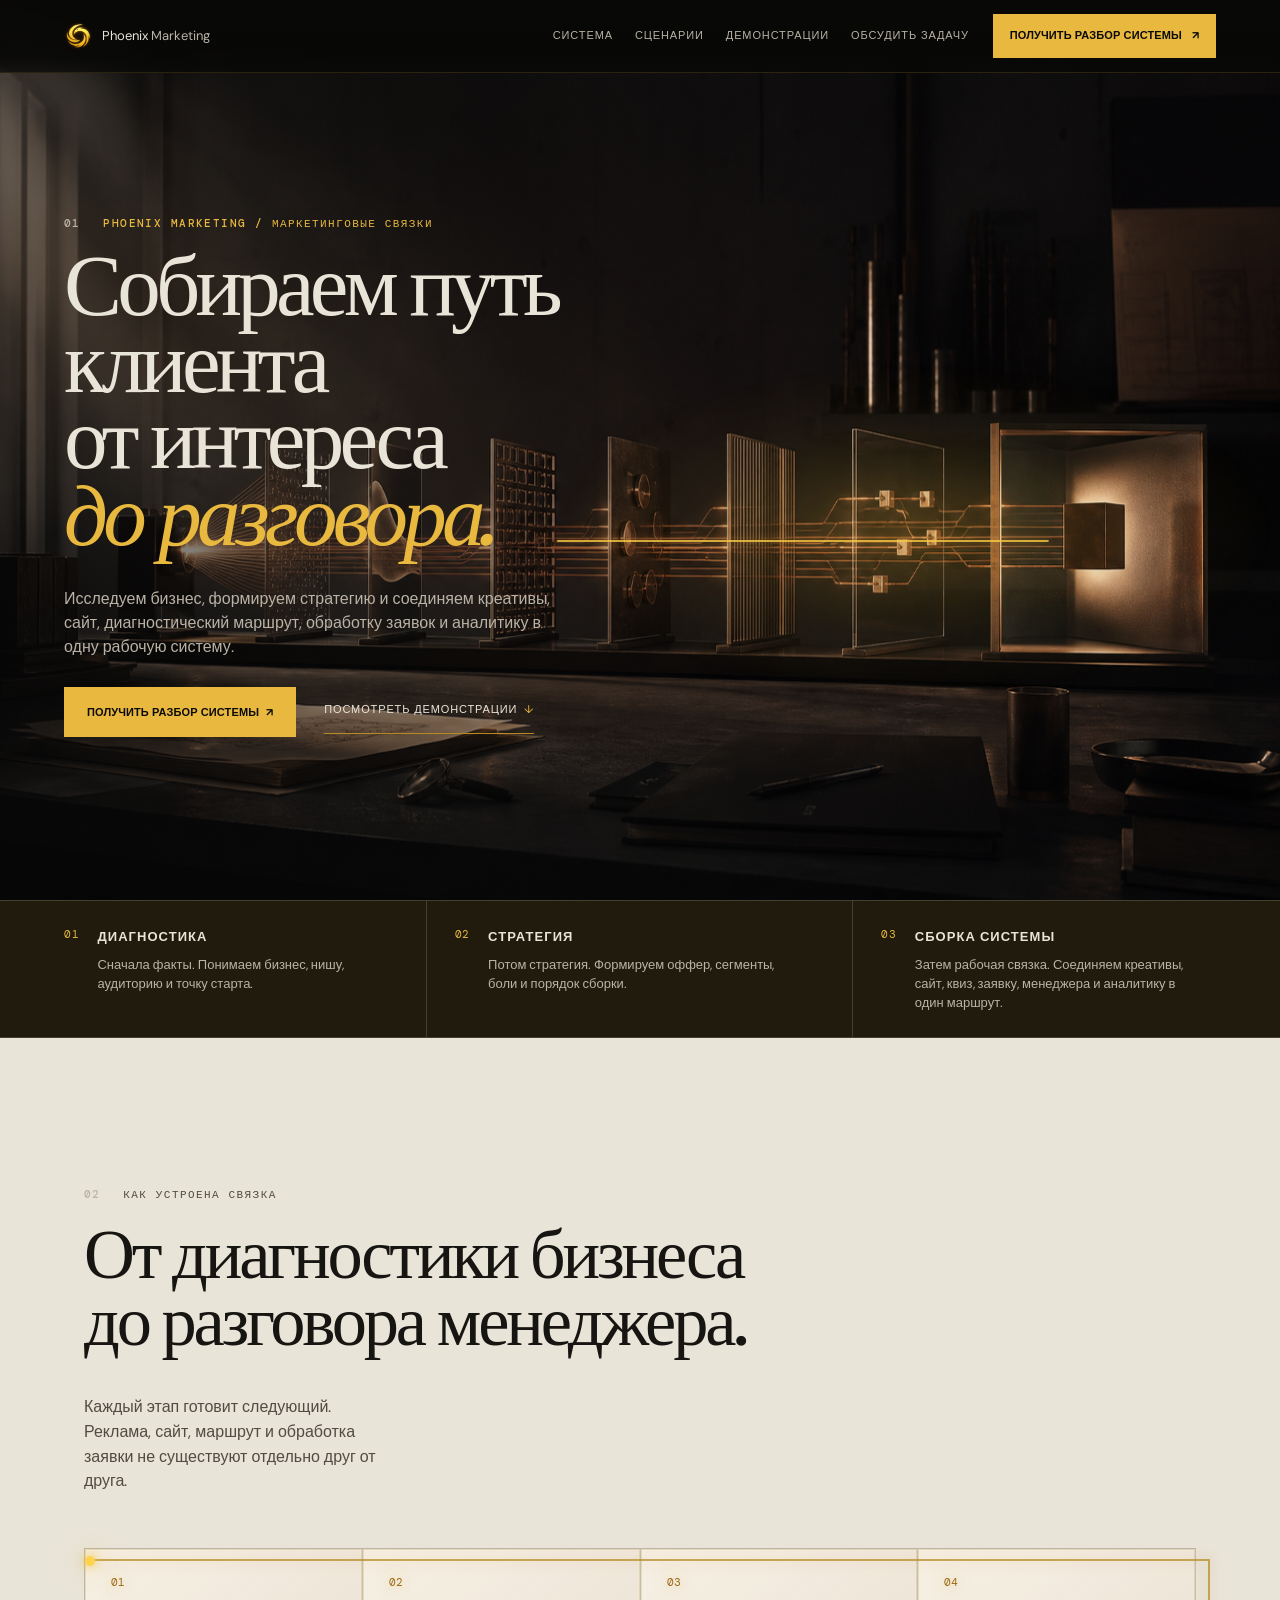
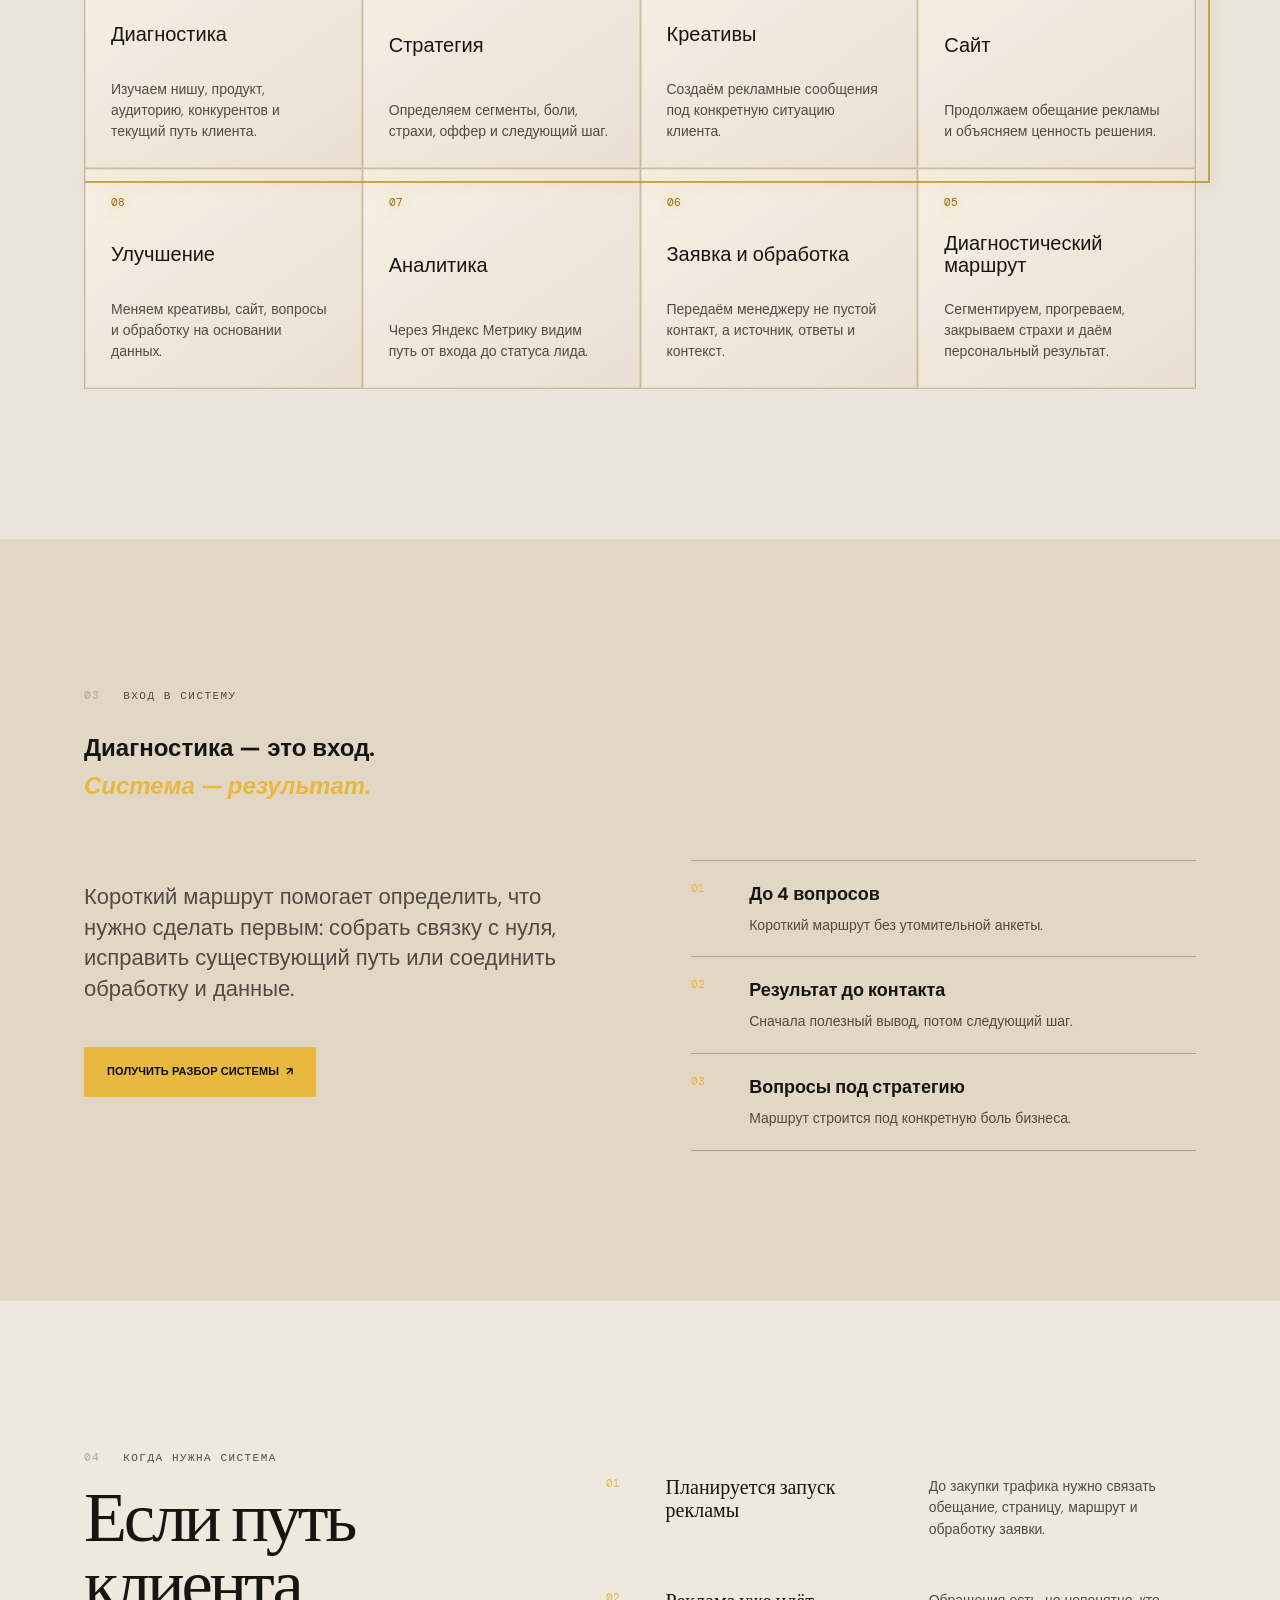
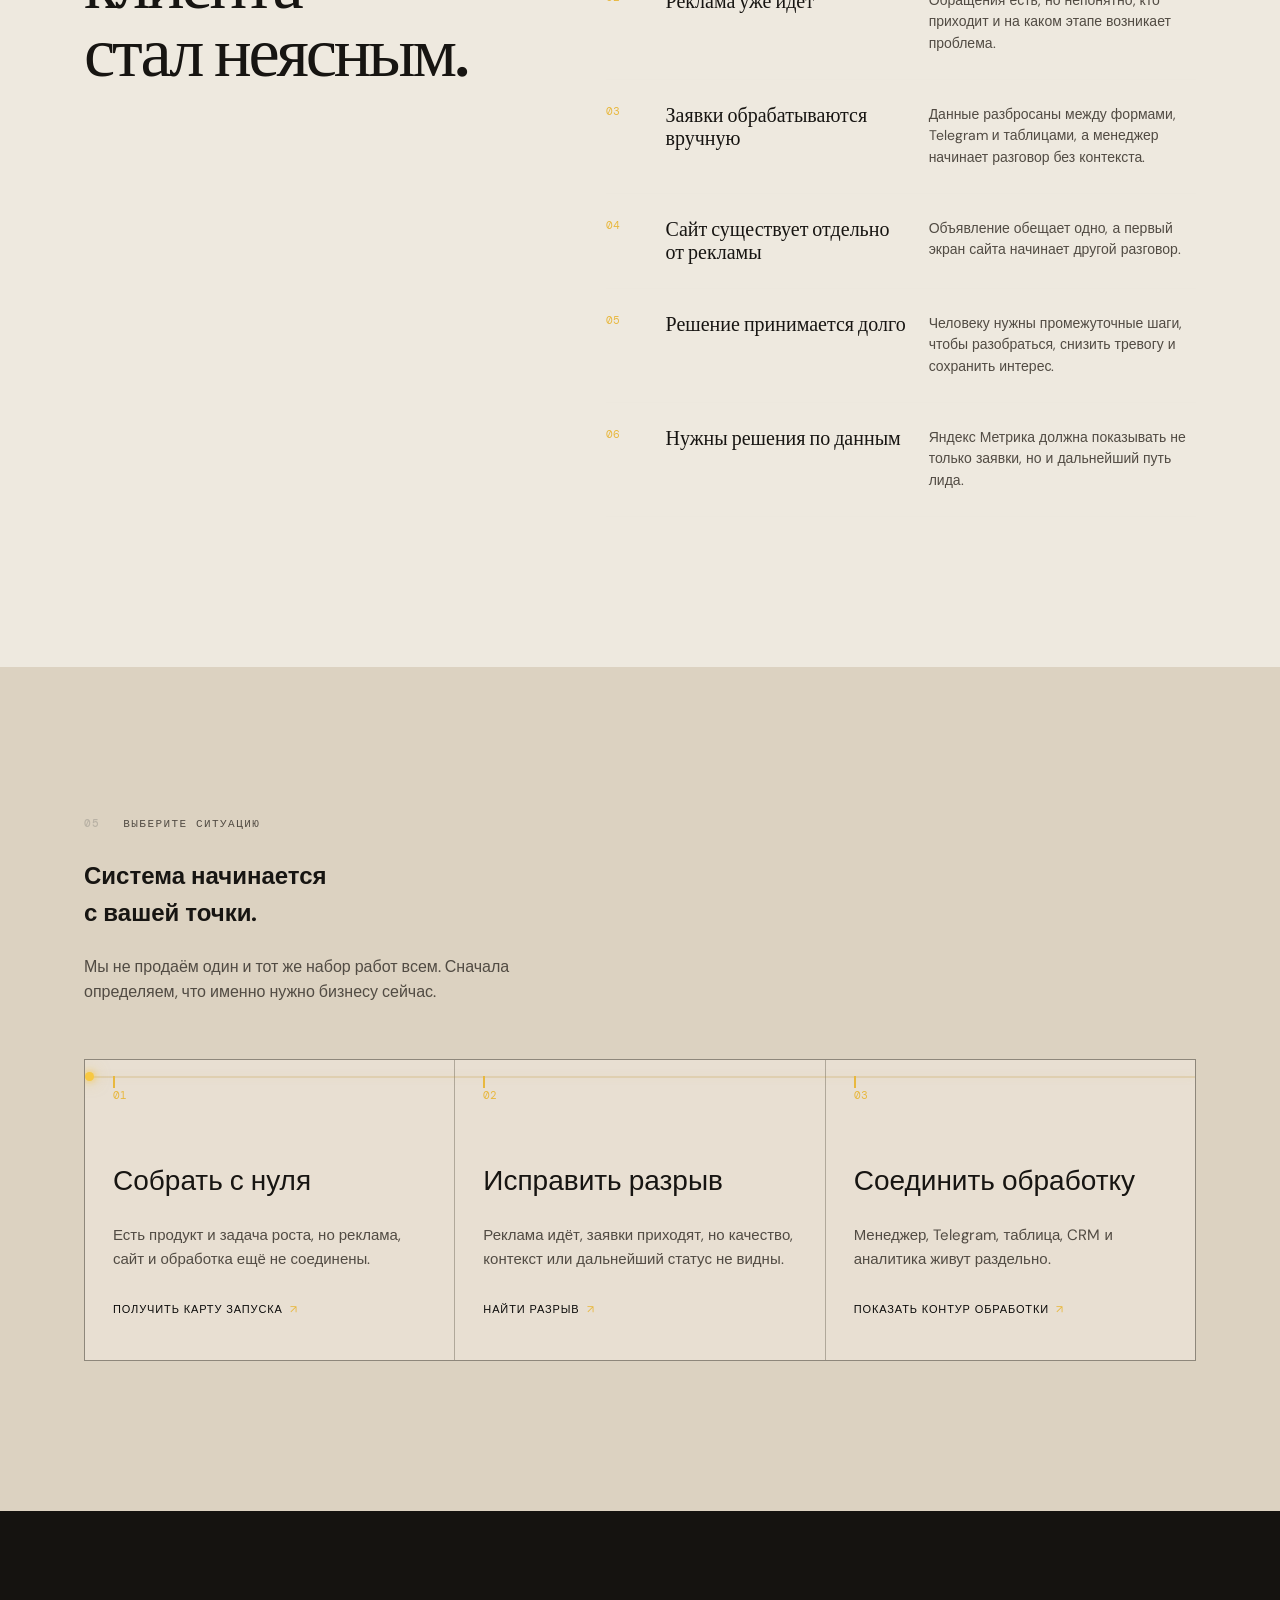
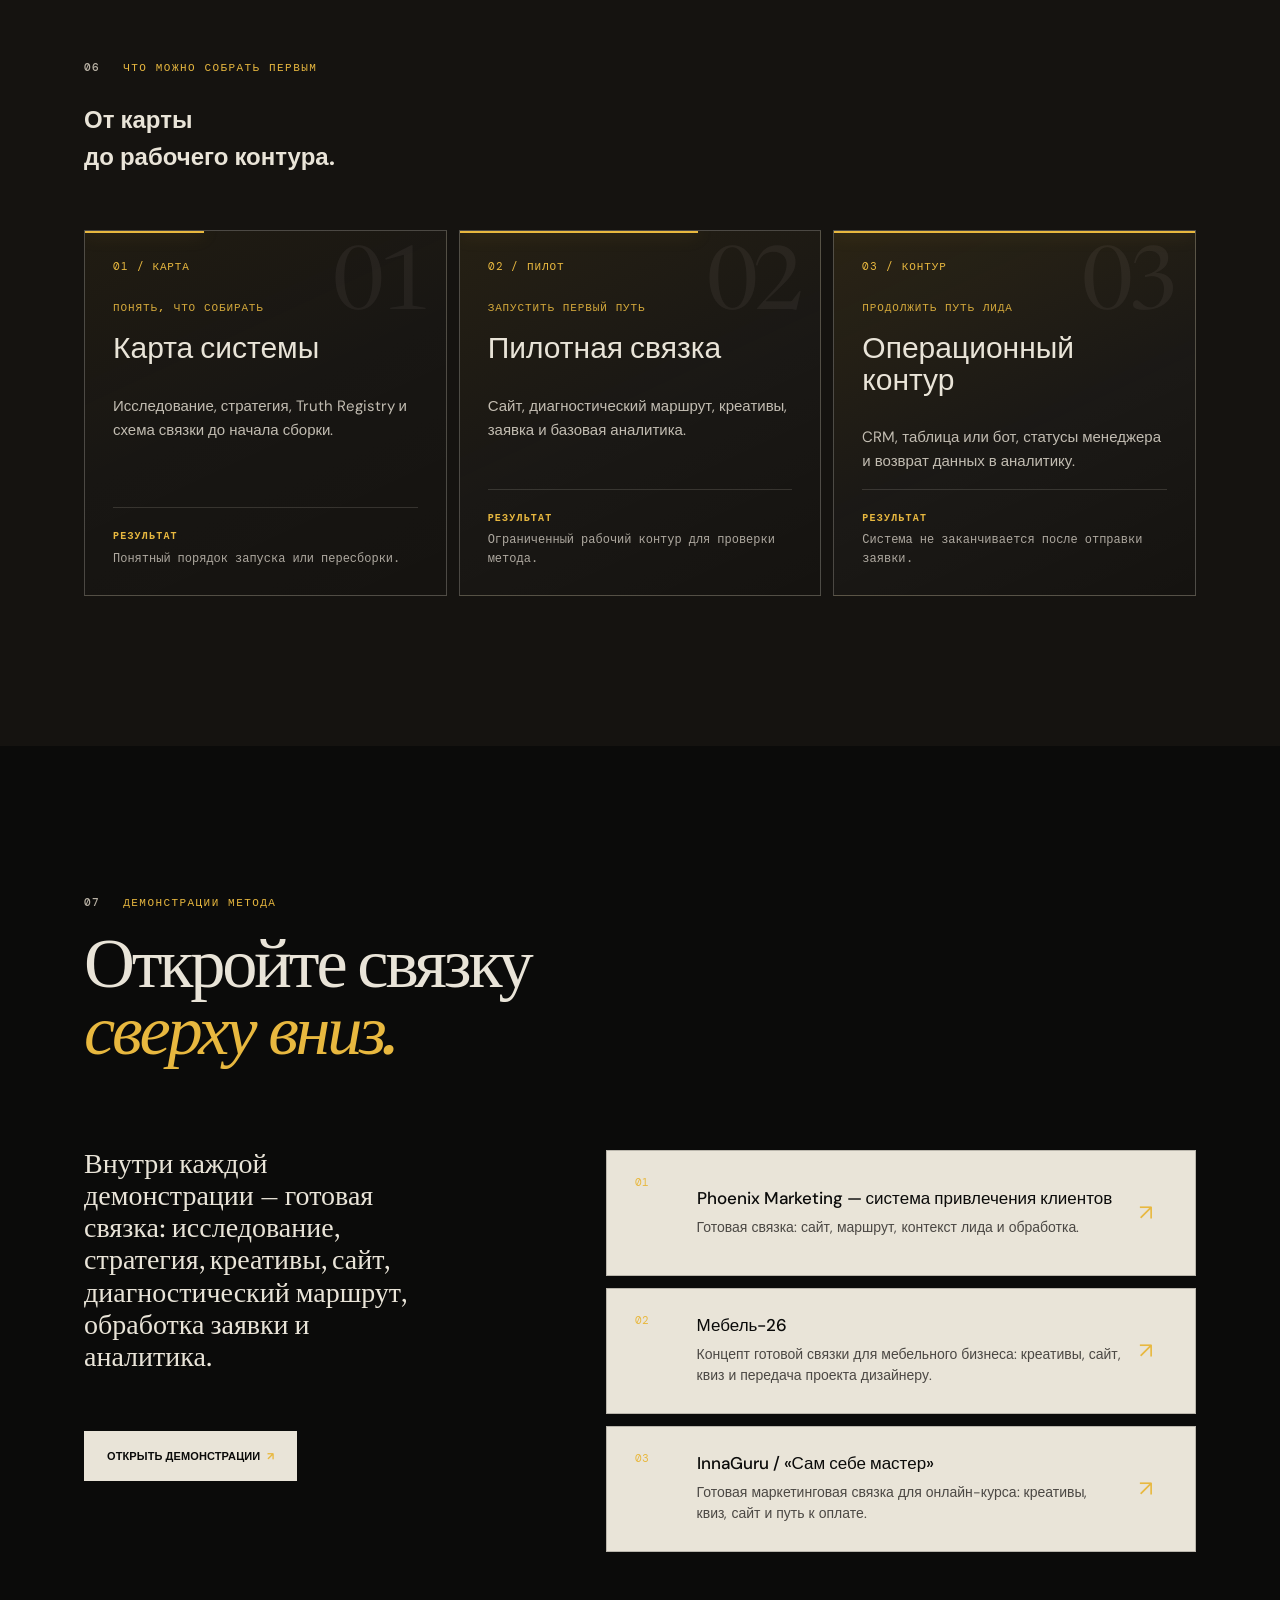
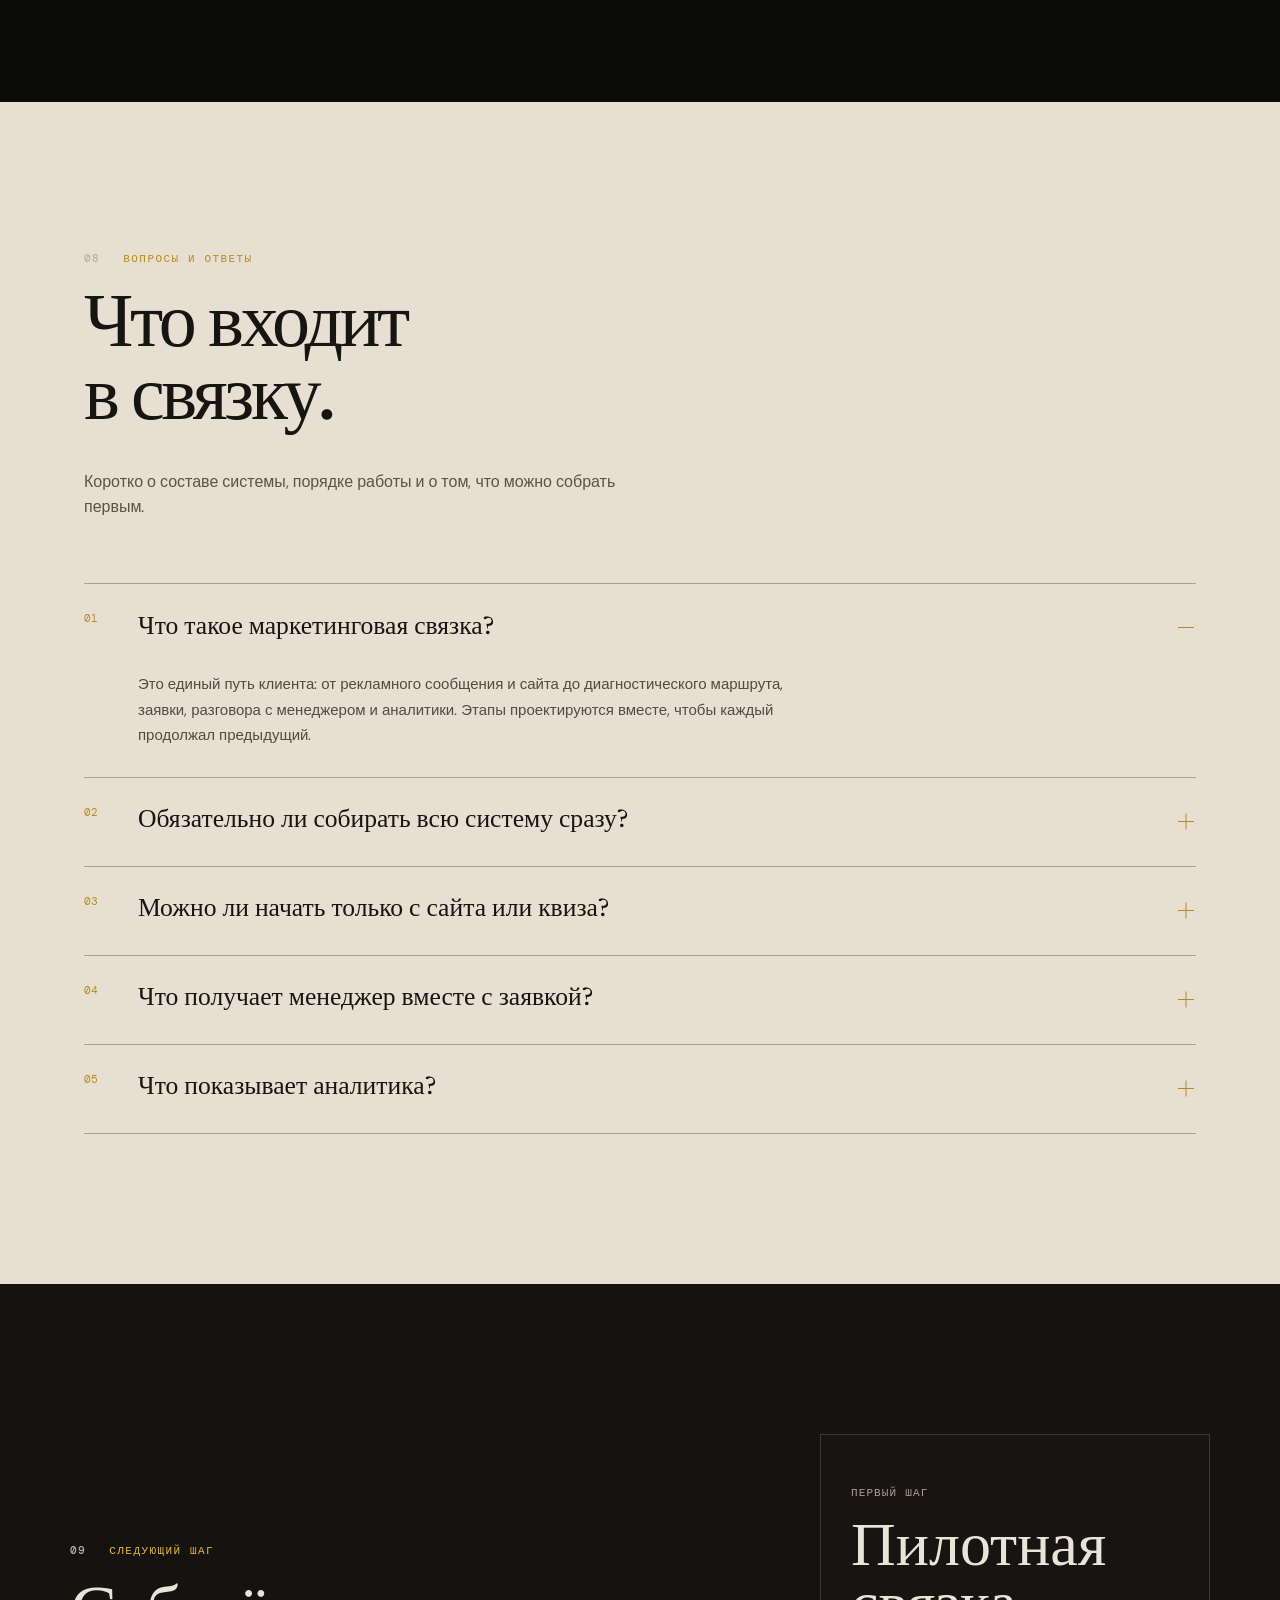
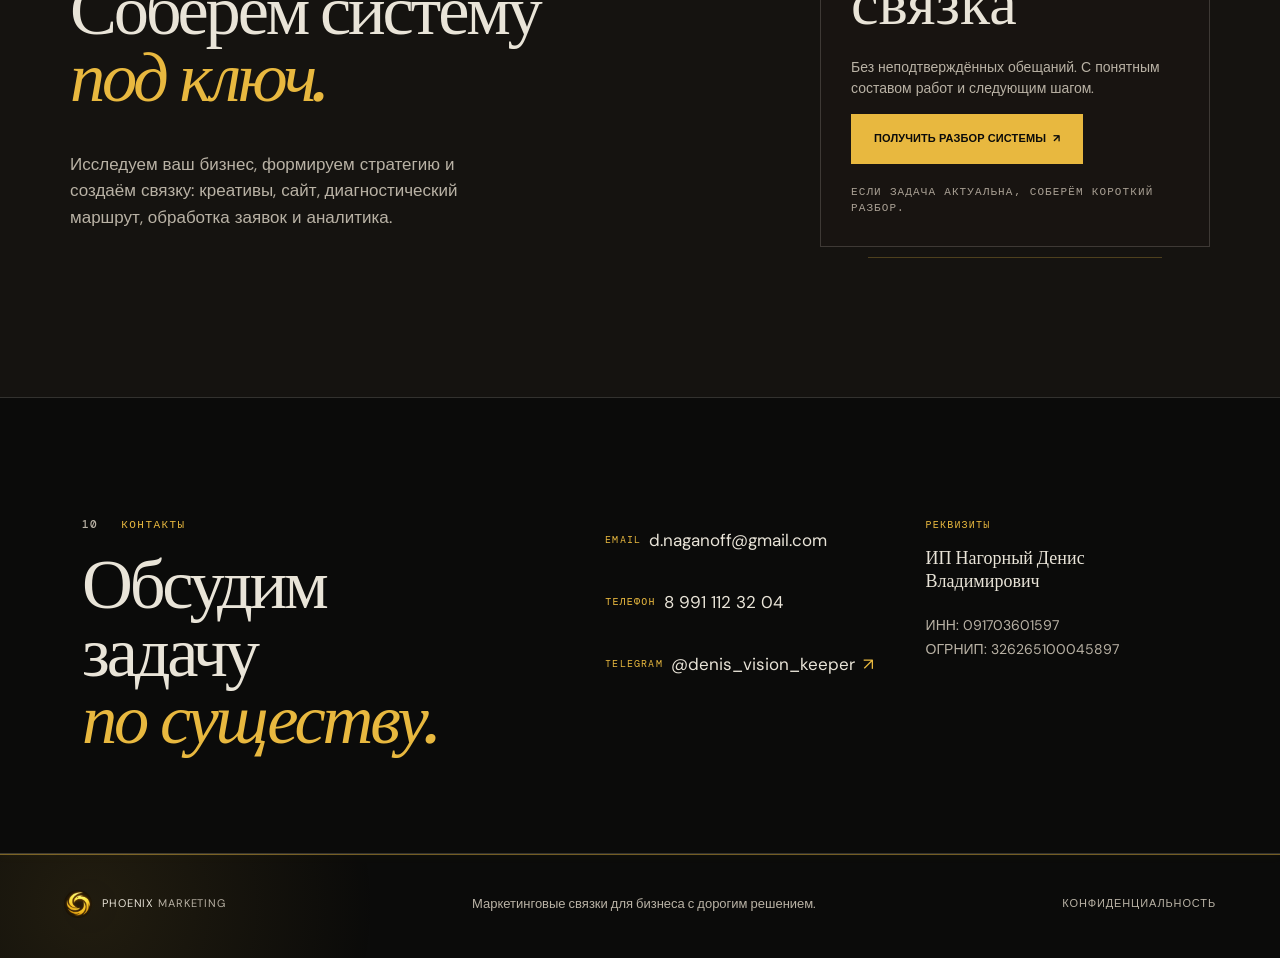
<file: index.html>
<!doctype html>
<html lang="ru">
<head>
  <meta charset="utf-8">
  <meta name="viewport" content="width=device-width, initial-scale=1">
  <meta name="description" content="Phoenix Marketing — маркетинговые связки: диагностика бизнеса, стратегия, креативы, сайт, квиз, обработка заявок и аналитика.">
  <title>Phoenix Marketing — система привлечения и обработки клиентов</title>
  <link rel="icon" type="image/png" href="assets/phoenix-logo.png">
  <link rel="stylesheet" href="styles.css?v=20260815-live-layout-v69">
  <link rel="stylesheet" href="wow-system.css?v=20260815-w18">
  <!-- Yandex.Metrika counter -->
  <script type="text/javascript">
      (function(m,e,t,r,i,k,a){
          m[i]=m[i]||function(){(m[i].a=m[i].a||[]).push(arguments)};
          m[i].l=1*new Date();
          for (var j = 0; j < document.scripts.length; j++) {if (document.scripts[j].src === r) { return; }}
          k=e.createElement(t),a=e.getElementsByTagName(t)[0],k.async=1,k.src=r,a.parentNode.insertBefore(k,a)
      })(window, document,'script','https://mc.yandex.ru/metrika/tag.js?id=111611280', 'ym');

      ym(111611280, 'init', {ssr:true, webvisor:true, clickmap:true, ecommerce:"dataLayer", referrer: document.referrer, url: location.href, accurateTrackBounce:true, trackLinks:true});
  </script>
  <!-- /Yandex.Metrika counter -->
  <script defer src="script.js?v=20260814-demos-v61"></script>
  <script defer src="wow-system.js?v=20260815-w18"></script>
</head>
<body>
  <noscript><div><img src="https://mc.yandex.ru/watch/111611280" style="position:absolute; left:-9999px;" alt="" /></div></noscript>
  <a class="skip-link" href="#main">К содержимому</a>
  <header class="site-header">
    <a class="brand" href="#top" aria-label="Phoenix Marketing — на главную"><img class="brand-logo" src="assets/phoenix-logo.png" alt=""><span>Phoenix <em>Marketing</em></span></a>
    <nav aria-label="Основная навигация">
      <a href="#mechanism">Система</a>
      <a href="#scenarios">Сценарии</a>
      <a href="#demos">Демонстрации</a>
      <a href="#contacts">Обсудить задачу</a>
    </nav>
    <button class="header-cta js-open-quiz" type="button">Получить разбор системы <span aria-hidden="true">↗</span></button>
  </header>

  <main id="main">
    <section class="hero" id="top">
      <div class="hero-copy reveal">
        <p class="eyebrow"><span>01</span> Phoenix Marketing / маркетинговые связки</p>
        <h1>Собираем путь клиента<br>от интереса<br><i>до разговора.</i></h1>
        <p class="hero-lead">Исследуем бизнес, формируем стратегию и соединяем креативы, сайт, диагностический маршрут, обработку заявок и аналитику в одну рабочую систему.</p>
        <div class="hero-actions">
          <button class="button primary js-open-quiz" type="button">Получить разбор системы <span aria-hidden="true">↗</span></button>
          <a class="text-link" href="#demos">Посмотреть демонстрации <span aria-hidden="true">↓</span></a>
        </div>
      </div>
      <div class="wow-hero-layer" data-wow-scene="hero" aria-hidden="true">
        <span class="wow-hero-route"></span>
        <span class="wow-hero-node wow-hero-node-a"></span>
        <span class="wow-hero-node wow-hero-node-b"></span>
        <span class="wow-hero-node wow-hero-node-c"></span>
      </div>
      <div class="hero-visual reveal" data-tilt>
        <div class="visual-label">ДИАГНОСТИКА / СТРАТЕГИЯ / КЛИЕНТ</div>
        <svg class="signal-sculpture" viewBox="0 0 720 620" role="img" aria-label="Схема прохождения клиента через маркетинговую связку">
          <defs><linearGradient id="copper" x1="0" y1="0" x2="1" y2="0"><stop stop-color="#6d3f25"/><stop offset=".5" stop-color="#e6a06b"/><stop offset="1" stop-color="#8f4d2b"/></linearGradient></defs>
          <g class="grid"><path d="M60 80H660M60 180H660M60 280H660M60 380H660M60 480H660M60 580H660M120 40V580M240 40V580M360 40V580M480 40V580M600 40V580"/></g>
          <g class="modules"><rect x="72" y="244" width="82" height="132"/><rect x="192" y="205" width="72" height="210"/><rect x="302" y="255" width="74" height="112"/><rect x="414" y="190" width="78" height="240"/><rect x="532" y="230" width="106" height="160"/></g>
          <g class="signal"><path d="M28 310C90 310 102 310 132 310C170 310 182 290 214 290C246 290 254 328 286 328C318 328 332 276 362 276C398 276 404 352 438 352C472 352 482 292 516 292C552 292 558 320 590 320C624 320 648 310 692 310"/><path d="M28 320C88 320 106 320 136 320C170 320 182 304 214 304C246 304 256 340 288 340C320 340 334 290 364 290C400 290 406 366 440 366C474 366 486 306 518 306C552 306 562 334 592 334C626 334 650 320 692 320"/></g>
          <g class="labels"><text x="72" y="420">ДИАГНОСТИКА</text><text x="192" y="455">СТРАТЕГИЯ</text><text x="302" y="405">КРЕАТИВ</text><text x="414" y="470">КВИЗ</text><text x="532" y="420">КОНТАКТ</text></g>
          <circle class="dot" cx="28" cy="315" r="6"/><circle class="dot" cx="692" cy="315" r="6"/>
        </svg>
      </div>
    </section>

    <section class="proof-strip" aria-label="Принципы Phoenix Marketing" data-wow-scene="process">
      <div><span>01</span><div><strong>Диагностика</strong><p>Сначала факты. Понимаем бизнес, нишу, аудиторию и точку старта.</p></div></div>
      <div><span>02</span><div><strong>Стратегия</strong><p>Потом стратегия. Формируем оффер, сегменты, боли и порядок сборки.</p></div></div>
      <div><span>03</span><div><strong>Сборка системы</strong><p>Затем рабочая связка. Соединяем креативы, сайт, квиз, заявку, менеджера и аналитику в один маршрут.</p></div></div>
    </section>

    <section class="section mechanism" id="mechanism" data-wow-scene="mechanism">
      <div class="section-intro reveal">
        <p class="eyebrow"><span>02</span> Как устроена связка</p>
        <h2>От диагностики бизнеса<br>до разговора менеджера.</h2>
        <p class="section-note">Каждый этап готовит следующий. Реклама, сайт, маршрут и обработка заявки не существуют отдельно друг от друга.</p>
      </div>
      <div class="mechanism-grid">
        <article class="mechanism-card reveal"><span class="number">01</span><b>Диагностика</b><p>Изучаем нишу, продукт, аудиторию, конкурентов и текущий путь клиента.</p></article>
        <article class="mechanism-card reveal"><span class="number">02</span><b>Стратегия</b><p>Определяем сегменты, боли, страхи, оффер и следующий шаг.</p></article>
        <article class="mechanism-card reveal"><span class="number">03</span><b>Креативы</b><p>Создаём рекламные сообщения под конкретную ситуацию клиента.</p></article>
        <article class="mechanism-card reveal"><span class="number">04</span><b>Сайт</b><p>Продолжаем обещание рекламы и объясняем ценность решения.</p></article>
        <article class="mechanism-card reveal"><span class="number">05</span><b>Диагностический маршрут</b><p>Сегментируем, прогреваем, закрываем страхи и даём персональный результат.</p></article>
        <article class="mechanism-card reveal"><span class="number">06</span><b>Заявка и обработка</b><p>Передаём менеджеру не пустой контакт, а источник, ответы и контекст.</p></article>
        <article class="mechanism-card reveal"><span class="number">07</span><b>Аналитика</b><p>Через Яндекс Метрику видим путь от входа до статуса лида.</p></article>
        <article class="mechanism-card reveal"><span class="number">08</span><b>Улучшение</b><p>Меняем креативы, сайт, вопросы и обработку на основании данных.</p></article>
      </div>
    </section>

    <section class="section diagnostic-section" data-wow-scene="diagnostic">
      <div class="reveal">
        <p class="eyebrow"><span>03</span> Вход в систему</p>
        <h2>Диагностика — это вход.<br><i>Система — результат.</i></h2>
      </div>
      <div class="diagnostic-layout">
        <div class="diagnostic-copy reveal"><p>Короткий маршрут помогает определить, что нужно сделать первым: собрать связку с нуля, исправить существующий путь или соединить обработку и данные.</p><button class="button primary js-open-quiz" type="button">Получить разбор системы <span aria-hidden="true">↗</span></button></div>
        <div class="diagnostic-points reveal"><div><span>01</span><b>До 4 вопросов</b><p>Короткий маршрут без утомительной анкеты.</p></div><div><span>02</span><b>Результат до контакта</b><p>Сначала полезный вывод, потом следующий шаг.</p></div><div><span>03</span><b>Вопросы под стратегию</b><p>Маршрут строится под конкретную боль бизнеса.</p></div></div>
      </div>
    </section>

    <section class="section fit" id="fit" data-wow-scene="fit">
      <div class="reveal"><p class="eyebrow"><span>04</span> Когда нужна система</p><h2>Если путь клиента<br>стал неясным.</h2></div>
      <div class="fit-table">
        <div class="fit-row reveal"><span>01</span><b>Планируется запуск рекламы</b><p>До закупки трафика нужно связать обещание, страницу, маршрут и обработку заявки.</p></div>
        <div class="fit-row reveal"><span>02</span><b>Реклама уже идёт</b><p>Обращения есть, но непонятно, кто приходит и на каком этапе возникает проблема.</p></div>
        <div class="fit-row reveal"><span>03</span><b>Заявки обрабатываются вручную</b><p>Данные разбросаны между формами, Telegram и таблицами, а менеджер начинает разговор без контекста.</p></div>
        <div class="fit-row reveal"><span>04</span><b>Сайт существует отдельно от рекламы</b><p>Объявление обещает одно, а первый экран сайта начинает другой разговор.</p></div>
        <div class="fit-row reveal"><span>05</span><b>Решение принимается долго</b><p>Человеку нужны промежуточные шаги, чтобы разобраться, снизить тревогу и сохранить интерес.</p></div>
        <div class="fit-row reveal"><span>06</span><b>Нужны решения по данным</b><p>Яндекс Метрика должна показывать не только заявки, но и дальнейший путь лида.</p></div>
      </div>
    </section>

    <section class="section scenarios" id="scenarios" data-wow-scene="scenarios">
      <div class="reveal"><p class="eyebrow"><span>05</span> Выберите ситуацию</p><h2>Система начинается<br>с вашей точки.</h2><p class="section-note scenario-intro">Мы не продаём один и тот же набор работ всем. Сначала определяем, что именно нужно бизнесу сейчас.</p></div>
      <div class="scenario-grid">
        <article class="scenario-card reveal" data-wow-branch="launch"><span class="number">01</span><h3>Собрать с нуля</h3><p>Есть продукт и задача роста, но реклама, сайт и обработка ещё не соединены.</p><button class="text-link js-open-quiz" type="button">Получить карту запуска <span aria-hidden="true">↗</span></button></article>
        <article class="scenario-card reveal" data-wow-branch="repair"><span class="number">02</span><h3>Исправить разрыв</h3><p>Реклама идёт, заявки приходят, но качество, контекст или дальнейший статус не видны.</p><button class="text-link js-open-quiz" type="button">Найти разрыв <span aria-hidden="true">↗</span></button></article>
        <article class="scenario-card reveal" data-wow-branch="operations"><span class="number">03</span><h3>Соединить обработку</h3><p>Менеджер, Telegram, таблица, CRM и аналитика живут раздельно.</p><button class="text-link js-open-quiz" type="button">Показать контур обработки <span aria-hidden="true">↗</span></button></article>
        <span class="wow-grid-ripple wow-grid-ripple-1" aria-hidden="true"></span><span class="wow-grid-ripple wow-grid-ripple-2" aria-hidden="true"></span><span class="wow-grid-ripple wow-grid-ripple-3" aria-hidden="true"></span>
      </div>
    </section>

    <section class="section offers" id="offers" data-wow-scene="offers">
      <div class="reveal"><p class="eyebrow"><span>06</span> Что можно собрать первым</p><h2>От карты<br>до рабочего контура.</h2></div>
      <div class="offer-levels">
        <article class="offer-level reveal" data-level="01"><span>01 / КАРТА</span><p class="offer-level-purpose">Понять, что собирать</p><h3>Карта системы</h3><p>Исследование, стратегия, Truth Registry и схема связки до начала сборки.</p><small><b>Результат</b> Понятный порядок запуска или пересборки.</small></article>
        <article class="offer-level reveal" data-level="02"><span>02 / ПИЛОТ</span><p class="offer-level-purpose">Запустить первый путь</p><h3>Пилотная связка</h3><p>Сайт, диагностический маршрут, креативы, заявка и базовая аналитика.</p><small><b>Результат</b> Ограниченный рабочий контур для проверки метода.</small></article>
        <article class="offer-level reveal" data-level="03"><span>03 / КОНТУР</span><p class="offer-level-purpose">Продолжить путь лида</p><h3>Операционный контур</h3><p>CRM, таблица или бот, статусы менеджера и возврат данных в аналитику.</p><small><b>Результат</b> Система не заканчивается после отправки заявки.</small></article>
      </div>
    </section>

    <section class="section proof" id="demos" data-wow-scene="proof">
      <div class="reveal"><p class="eyebrow"><span>07</span> Демонстрации метода</p><h2>Откройте связку<br><i>сверху вниз.</i></h2></div>
      <div class="proof-layout">
        <div class="proof-statement reveal"><p>Внутри каждой демонстрации — готовая связка: исследование, стратегия, креативы, сайт, диагностический маршрут, обработка заявки и аналитика.</p><button class="button secondary js-open-demo" type="button" data-demo-id="mebel-26">Открыть демонстрации <span aria-hidden="true">↗</span></button></div>
        <div class="proof-list">
          <button class="proof-item reveal js-open-demo" type="button" data-demo-id="phoenix-client-acquisition-system"><span>01</span><div><b>Phoenix Marketing — система привлечения клиентов</b><p>Готовая связка: сайт, маршрут, контекст лида и обработка.</p></div><em aria-hidden="true">↗</em></button>
          <button class="proof-item reveal js-open-demo" type="button" data-demo-id="mebel-26"><span>02</span><div><b>Мебель-26</b><p>Концепт готовой связки для мебельного бизнеса: креативы, сайт, квиз и передача проекта дизайнеру.</p></div><em aria-hidden="true">↗</em></button>
          <button class="proof-item reveal js-open-demo" type="button" data-demo-id="innaguru"><span>03</span><div><b>InnaGuru / «Сам себе мастер»</b><p>Готовая маркетинговая связка для онлайн-курса: креативы, квиз, сайт и путь к оплате.</p></div><em aria-hidden="true">↗</em></button>
        </div>
      </div>
    </section>

    <section class="section faq" id="faq" aria-labelledby="faq-title">
      <div class="faq-intro reveal">
        <p class="eyebrow"><span>08</span> Вопросы и ответы</p>
        <h2 id="faq-title">Что входит<br>в связку.</h2>
        <p class="section-note">Коротко о составе системы, порядке работы и о том, что можно собрать первым.</p>
      </div>
      <div class="faq-list">
        <details class="faq-item" name="system-faq" open>
          <summary><span>01</span><strong>Что такое маркетинговая связка?</strong><i aria-hidden="true"></i></summary>
          <div class="faq-answer"><p>Это единый путь клиента: от рекламного сообщения и сайта до диагностического маршрута, заявки, разговора с менеджером и аналитики. Этапы проектируются вместе, чтобы каждый продолжал предыдущий.</p></div>
        </details>
        <details class="faq-item" name="system-faq">
          <summary><span>02</span><strong>Обязательно ли собирать всю систему сразу?</strong><i aria-hidden="true"></i></summary>
          <div class="faq-answer"><p>Нет. После диагностики можно начать с карты системы, пилотной связки или операционного контура. Первый этап выбирается по текущей точке бизнеса и самому важному разрыву в пути клиента.</p></div>
        </details>
        <details class="faq-item" name="system-faq">
          <summary><span>03</span><strong>Можно ли начать только с сайта или квиза?</strong><i aria-hidden="true"></i></summary>
          <div class="faq-answer"><p>Можно, если это действительно следующий необходимый шаг. Но сайт и квиз рассматриваются не изолированно: заранее учитываются обещание рекламы, сценарий клиента, состав заявки и дальнейшая обработка.</p></div>
        </details>
        <details class="faq-item" name="system-faq">
          <summary><span>04</span><strong>Что получает менеджер вместе с заявкой?</strong><i aria-hidden="true"></i></summary>
          <div class="faq-answer"><p>В рабочем контуре к контакту можно передавать источник обращения, ответы диагностического маршрута и контекст выбранного сценария. Конкретный состав и канал передачи зависят от процесса, который уже используется в бизнесе.</p></div>
        </details>
        <details class="faq-item" name="system-faq">
          <summary><span>05</span><strong>Что показывает аналитика?</strong><i aria-hidden="true"></i></summary>
          <div class="faq-answer"><p>Базовая аналитика связывает вход на сайт, ключевые действия, прохождение маршрута и отправку заявки. Если в проект входит операционный контур, к этой картине можно добавить дальнейшие статусы лида.</p></div>
        </details>
      </div>
    </section>

    <section class="section offer" id="contact" data-wow-scene="cta">
      <div class="reveal"><p class="eyebrow"><span>09</span> Следующий шаг</p><h2>Соберём систему<br><i>под ключ.</i></h2><p class="offer-lead">Исследуем ваш бизнес, формируем стратегию и создаём связку: креативы, сайт, диагностический маршрут, обработка заявок и аналитика.</p></div>
      <div class="offer-card reveal"><small>ПЕРВЫЙ ШАГ</small><strong>Пилотная связка</strong><p>Без неподтверждённых обещаний. С понятным составом работ и следующим шагом.</p><button class="button primary js-open-quiz" type="button">Получить разбор системы <span aria-hidden="true">↗</span></button><small>Если задача актуальна, соберём короткий разбор.</small></div>
    </section>
  </main>

  <section class="contact-details" id="contacts" aria-labelledby="contacts-title"><div><p class="eyebrow"><span>10</span> Контакты</p><h2 id="contacts-title">Обсудим задачу<br><i>по существу.</i></h2></div><div class="contact-grid"><div class="contact-column"><a href="mailto:d.naganoff@gmail.com"><span>Email</span>d.naganoff@gmail.com</a><a href="tel:+79911123204"><span>Телефон</span>8 991 112 32 04</a><a href="https://t.me/denis_vision_keeper" target="_blank" rel="noreferrer"><span>Telegram</span><strong class="contact-link-value">@denis_vision_keeper <i aria-hidden="true">↗</i></strong></a></div><div class="contact-column contact-legal"><span>Реквизиты</span><strong>ИП Нагорный Денис Владимирович</strong><p>ИНН: 091703601597<br>ОГРНИП: 326265100045897</p></div></div></section>
  <footer class="site-footer" data-wow-scene="footer"><a class="brand" href="#top"><img class="brand-logo" src="assets/phoenix-logo.png" alt=""><span>Phoenix <em>Marketing</em></span></a><p>Маркетинговые связки для бизнеса с дорогим решением.</p><span class="footer-links"><a href="privacy.html">Конфиденциальность</a></span></footer>

  <div class="modal" id="quiz-modal" role="dialog" aria-modal="true" aria-labelledby="quiz-title" data-expert-avatar="[data-uri]" hidden>
    <div class="modal-backdrop" data-close-modal></div>
    <div class="modal-panel quiz-panel" role="document"><button class="modal-close" type="button" aria-label="Закрыть диагностику" data-close-modal>×</button><div class="quiz-progress"><span data-quiz-progress>Старт</span><span class="progress-track"><i data-quiz-bar></i></span><span class="quiz-discount" data-quiz-discount>Скидка: 0%</span></div><div class="quiz-content"><p class="eyebrow"><span>МИНИ-РЕШЕНИЕ</span></p><div class="quiz-start" data-quiz-start><h2 id="quiz-title" data-quiz-title>Соберите план запуска без слива бюджета.</h2><p class="quiz-lead">Четыре вопроса покажут, что должно быть готово до запуска рекламы.</p><div class="quiz-promise"><strong>В результате:</strong><ul><li>Пошаговый план маркетинговой связки</li><li>Чек-лист готовности к рекламе</li><li>Шаблон пути лида до менеджера</li></ul><p>За каждый ответ — 2,5% скидки, до 10%.</p></div><div class="expert-card expert-card-start"><img class="expert-avatar" data-expert-avatar-img alt="Денис — эксперт Phoenix Marketing"><div><strong>Денис — эксперт Phoenix Marketing</strong><p>Поможет определить, что собрать первым, чтобы реклама вела в систему.</p></div></div><button class="button primary" type="button" data-start-quiz>Начать диагностику <span aria-hidden="true">↗</span></button></div><div class="quiz-flow" data-quiz-flow hidden><h2 data-quiz-flow-title>Проверьте готовность системы</h2><p class="quiz-lead" data-quiz-lead>Ответьте на четыре коротких вопроса.</p><div class="expert-card"><img class="expert-avatar" data-expert-avatar-img alt="Денис — эксперт Phoenix Marketing"><p class="quiz-expert" data-quiz-expert></p></div><div class="quiz-question" data-quiz-question></div><div class="quiz-options" data-quiz-options></div><div class="quiz-navigation"><button class="quiz-back" type="button" data-quiz-back hidden>← Назад</button></div></div><div class="quiz-result" data-quiz-result hidden></div></div></div>
  </div>

  <div class="modal" id="demo-modal" role="dialog" aria-modal="true" aria-labelledby="demo-title" hidden>
    <div class="modal-backdrop" data-close-modal></div>
    <div class="modal-panel demo-panel" role="document"><button class="modal-close" type="button" aria-label="Закрыть демонстрацию" data-close-modal>×</button><div class="demo-head"><p class="eyebrow"><span>ДЕМОНСТРАЦИЯ ПРОДУКТА</span></p><h2 id="demo-title" data-demo-title>Готовая связка</h2><p data-demo-status></p></div><div class="demo-stack"><section><span class="demo-index">01</span><h3>Боль и стратегия</h3><p data-demo-strategy></p></section><section><span class="demo-index">02</span><h3>Креативы</h3><div class="demo-assets" data-demo-assets></div><p data-demo-creatives></p></section><section><span class="demo-index">03</span><h3 data-demo-bonus-heading>PDF-бонусы</h3><div class="demo-bonuses" data-demo-bonuses></div></section><section><span class="demo-index">04</span><h3>Сайт проекта</h3><div class="site-frame"><div class="frame-loading" data-frame-loading>Загрузка сайта…</div><iframe title="Сайт проекта" data-demo-frame loading="lazy"></iframe></div></section><section><span class="demo-index">05</span><h3>Диагностический квиз</h3><div class="site-frame quiz-frame"><div class="frame-loading" data-quiz-loading>Загрузка квиза…</div><iframe title="Диагностический квиз" data-demo-quiz-frame loading="lazy"></iframe></div></section><section><span class="demo-index">06</span><h3>Обработка и аналитика</h3><div class="demo-integrations" data-demo-integrations></div><p data-demo-ops></p></section><section><span class="demo-index">07</span><h3>Состав решения</h3><p data-demo-price></p></section></div><button class="button primary demo-final-cta" type="button">Собрать такую систему <span aria-hidden="true">↗</span></button></div>
  </div>
</body>
</html>
</file>
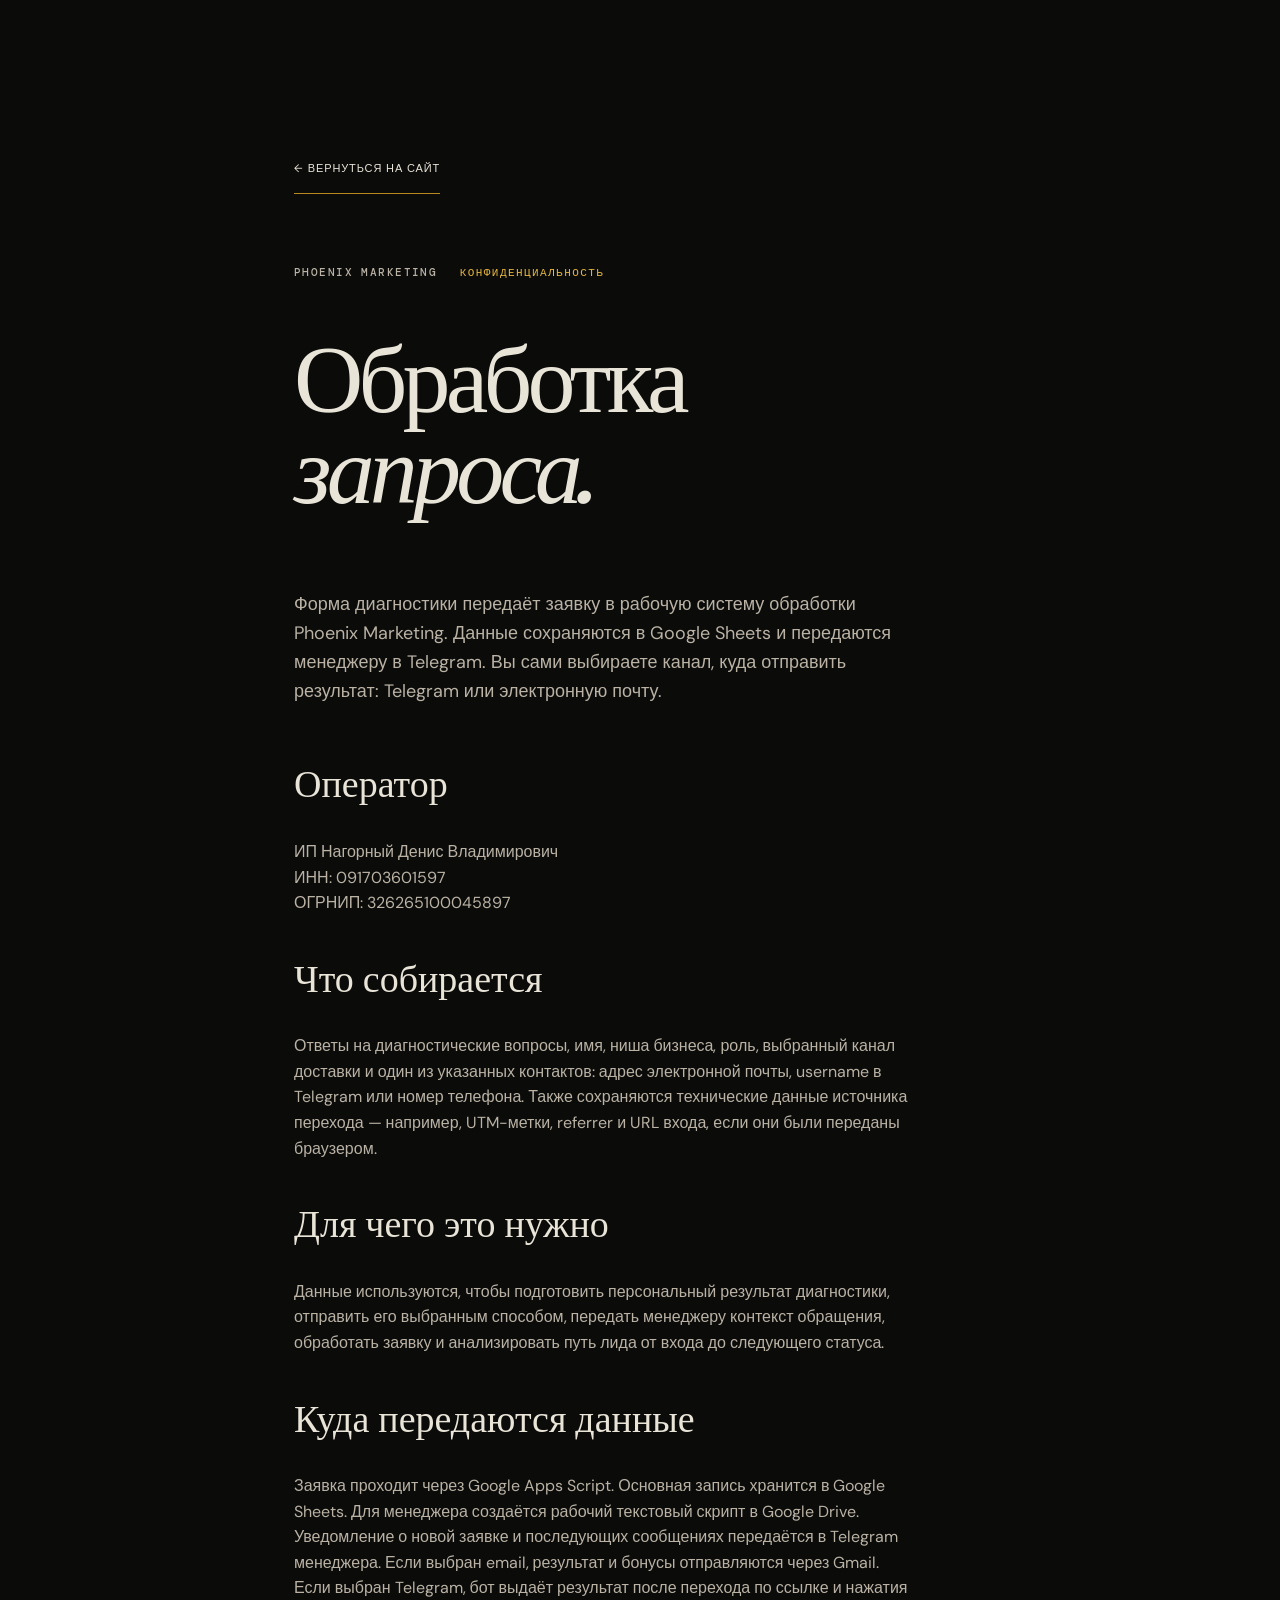
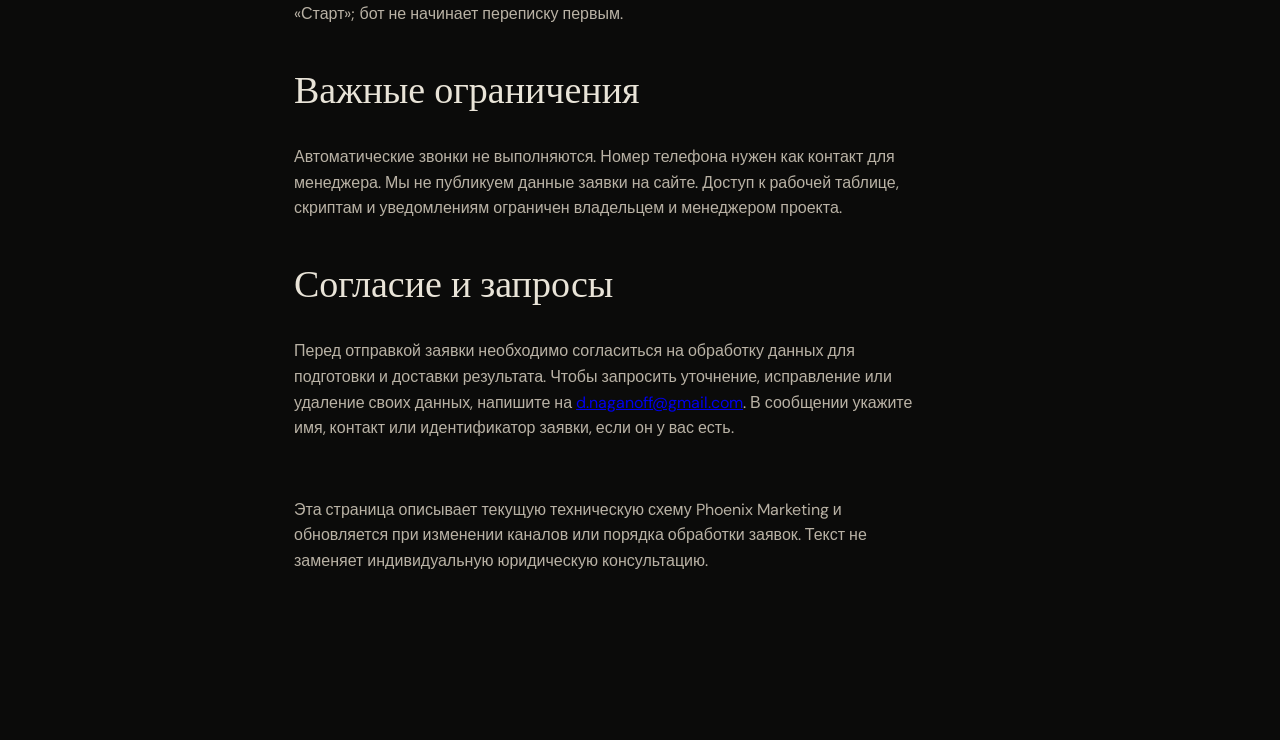
<file: privacy.html>
<!doctype html>
<html lang="ru">
<head>
  <meta charset="utf-8">
  <meta name="viewport" content="width=device-width, initial-scale=1">
  <title>Конфиденциальность — Phoenix Marketing</title>
  <link rel="stylesheet" href="styles.css?v=20260815-overflow-v68">
</head>
<body>
  <main class="section" style="max-width:820px">
    <a class="text-link" href="./">← Вернуться на сайт</a>
    <p class="eyebrow" style="margin-top:72px"><span>PHOENIX MARKETING</span> Конфиденциальность</p>
    <h1 style="font:400 clamp(48px,8vw,96px)/.95 var(--serif);letter-spacing:-.05em">Обработка<br><i>запроса.</i></h1>

    <p style="max-width:620px;color:var(--dim);font-size:18px;line-height:1.6">Форма диагностики передаёт заявку в рабочую систему обработки Phoenix Marketing. Данные сохраняются в Google Sheets и передаются менеджеру в Telegram. Вы сами выбираете канал, куда отправить результат: Telegram или электронную почту.</p>

    <h2 style="font:400 38px/1 var(--serif);margin-top:64px">Оператор</h2>
    <p style="max-width:620px;color:var(--dim);line-height:1.6">ИП Нагорный Денис Владимирович<br>ИНН: 091703601597<br>ОГРНИП: 326265100045897</p>

    <h2 style="font:400 38px/1 var(--serif);margin-top:48px">Что собирается</h2>
    <p style="max-width:620px;color:var(--dim);line-height:1.6">Ответы на диагностические вопросы, имя, ниша бизнеса, роль, выбранный канал доставки и один из указанных контактов: адрес электронной почты, username в Telegram или номер телефона. Также сохраняются технические данные источника перехода — например, UTM-метки, referrer и URL входа, если они были переданы браузером.</p>

    <h2 style="font:400 38px/1 var(--serif);margin-top:48px">Для чего это нужно</h2>
    <p style="max-width:620px;color:var(--dim);line-height:1.6">Данные используются, чтобы подготовить персональный результат диагностики, отправить его выбранным способом, передать менеджеру контекст обращения, обработать заявку и анализировать путь лида от входа до следующего статуса.</p>

    <h2 style="font:400 38px/1 var(--serif);margin-top:48px">Куда передаются данные</h2>
    <p style="max-width:620px;color:var(--dim);line-height:1.6">Заявка проходит через Google Apps Script. Основная запись хранится в Google Sheets. Для менеджера создаётся рабочий текстовый скрипт в Google Drive. Уведомление о новой заявке и последующих сообщениях передаётся в Telegram менеджера. Если выбран email, результат и бонусы отправляются через Gmail. Если выбран Telegram, бот выдаёт результат после перехода по ссылке и нажатия «Старт»; бот не начинает переписку первым.</p>

    <h2 style="font:400 38px/1 var(--serif);margin-top:48px">Важные ограничения</h2>
    <p style="max-width:620px;color:var(--dim);line-height:1.6">Автоматические звонки не выполняются. Номер телефона нужен как контакт для менеджера. Мы не публикуем данные заявки на сайте. Доступ к рабочей таблице, скриптам и уведомлениям ограничен владельцем и менеджером проекта.</p>

    <h2 style="font:400 38px/1 var(--serif);margin-top:48px">Согласие и запросы</h2>
    <p style="max-width:620px;color:var(--dim);line-height:1.6">Перед отправкой заявки необходимо согласиться на обработку данных для подготовки и доставки результата. Чтобы запросить уточнение, исправление или удаление своих данных, напишите на <a href="mailto:d.naganoff@gmail.com">d.naganoff@gmail.com</a>. В сообщении укажите имя, контакт или идентификатор заявки, если он у вас есть.</p>

    <p style="max-width:620px;color:var(--dim);line-height:1.6;margin-top:56px">Эта страница описывает текущую техническую схему Phoenix Marketing и обновляется при изменении каналов или порядка обработки заявок. Текст не заменяет индивидуальную юридическую консультацию.</p>
  </main>
</body>
</html>
</file>
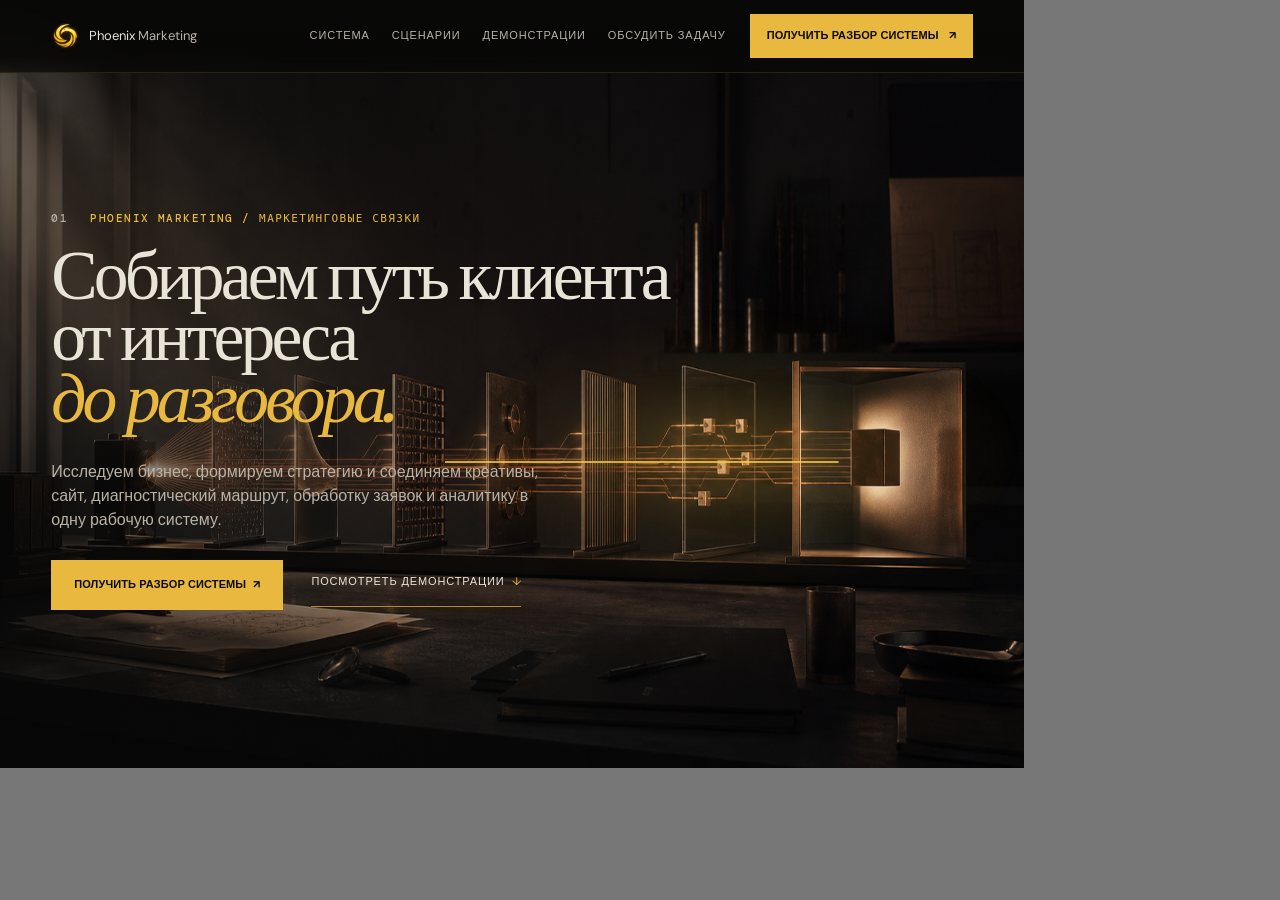
<file: docs/qa/wow-runtime-harness.html>
<!doctype html>
<meta charset="utf-8">
<title>WOW runtime QA harness</title>
<style>html,body{margin:0;background:#777}iframe{display:block;border:0;background:#fff}</style>
<iframe id="target" title="WOW runtime test"></iframe>
<pre id="report" hidden></pre>
<script>
  (async () => {
    const query = new URLSearchParams(location.search);
    const mode = query.get('mode') || 'normal';
    const section = query.get('section');
    const siteRoot = new URL('../../', location.href);
    const pageUrl = new URL(`?qa=${Date.now()}`, siteRoot).href;
    const frame = document.querySelector('#target');
    frame.style.width = `${Number(query.get('width')) || 1024}px`;
    frame.style.height = `${Number(query.get('height')) || 768}px`;
    if (section) frame.addEventListener('load', () => { frame.contentWindow.location.hash = section; });
    frame.addEventListener('load', () => {
      window.setTimeout(() => {
        const childWindow = frame.contentWindow;
        const childDocument = frame.contentDocument;
        const mechanism = childDocument.querySelector('.mechanism-grid');
        const route = childWindow.getComputedStyle(mechanism, '::before');
        const demos = [...childDocument.querySelectorAll('.demo-stack > section')];
        const smallTargets = [...childDocument.querySelectorAll('a,button,input,select,textarea')].filter((element) => {
          const rect = element.getBoundingClientRect();
          const style = childWindow.getComputedStyle(element);
          return style.display !== 'none' && style.visibility !== 'hidden' && rect.width > 0 && rect.height > 0 && (rect.width < 44 || rect.height < 44);
        });
        document.querySelector('#report').textContent = JSON.stringify({
          mode,
          innerWidth: childWindow.innerWidth,
          innerHeight: childWindow.innerHeight,
          scrollWidth: childDocument.documentElement.scrollWidth,
          wowReady: childDocument.documentElement.classList.contains('wow-ready'),
          reducedMotion: childWindow.matchMedia('(prefers-reduced-motion: reduce)').matches,
          heroDisplay: childWindow.getComputedStyle(childDocument.querySelector('.wow-hero-layer')).display,
          mechanismColumns: childWindow.getComputedStyle(mechanism).gridTemplateColumns,
          mechanismRouteHeight: route.height,
          mechanismRouteDisplay: route.display,
          mechanismRouteBackground: route.backgroundImage,
          demoSectionsVisible: demos.every((element) => {
            const style = childWindow.getComputedStyle(element);
            return style.opacity === '1' && style.transform === 'none';
          }),
          artificialCardTabs: childDocument.querySelectorAll('article[tabindex]').length,
          smallTargetCount: smallTargets.length,
          smallTargets: smallTargets.map((element) => ({
            label: (element.textContent || element.getAttribute('aria-label') || '').trim().slice(0, 60),
            width: Math.round(element.getBoundingClientRect().width),
            height: Math.round(element.getBoundingClientRect().height)
          })),
          activeAnimations: childDocument.getAnimations().length
        });
      }, 500);
    });

    if (mode === 'nojs') {
      frame.setAttribute('sandbox', 'allow-same-origin');
      frame.src = pageUrl;
      return;
    }

    if (mode === 'reduced') {
      const html = await fetch(pageUrl).then((response) => response.text());
      const override = `<base href="${siteRoot.href}"><script>
        const nativeMatchMedia = window.matchMedia.bind(window);
        window.matchMedia = (media) => media.includes('prefers-reduced-motion')
          ? { matches: true, media, onchange: null, addListener() {}, removeListener() {}, addEventListener() {}, removeEventListener() {}, dispatchEvent() { return false; } }
          : nativeMatchMedia(media);
      <\/script>`;
      frame.srcdoc = html.replace('<head>', `<head>${override}`);
      return;
    }

    frame.src = pageUrl;
  })();
</script>
</file>
<file: styles.css>
@import url('https://fonts.googleapis.com/css2?family=DM+Mono:wght@400;500&family=DM+Sans:wght@400;500;600;700&family=Newsreader:opsz,wght@6..72,400;6..72,500;6..72,600&display=swap');
:root{--ink:#0b0b0a;--paper:#e9e4d8;--dim:#b9b2a5;--copper:#d58b58;--copper-dark:#9f6342;--line:rgba(233,228,216,.18);--dark-line:rgba(11,11,10,.18);--serif:'Newsreader',Georgia,serif;--sans:'DM Sans',Arial,sans-serif;--mono:'DM Mono',monospace;--ease:cubic-bezier(.22,.61,.36,1)}
*{box-sizing:border-box}html{scroll-behavior:smooth}body{margin:0;background:var(--ink);color:var(--paper);font-family:var(--sans);font-size:16px;line-height:1.55;overflow-x:hidden}.skip-link{position:fixed;left:16px;top:-60px;z-index:50;background:var(--copper);color:var(--ink);padding:12px 16px;text-decoration:none}.skip-link:focus{top:16px}.site-header{position:fixed;z-index:10;top:0;left:0;right:0;display:flex;align-items:center;justify-content:space-between;padding:22px 5vw;max-width:1440px;margin:auto}.brand{display:inline-flex;align-items:center;gap:10px;color:inherit;text-decoration:none;font-size:13px}.brand em{color:var(--dim);font-style:normal}.brand-mark{color:var(--copper);font-size:25px;line-height:1}.site-header nav{display:flex;gap:30px;margin-left:auto;margin-right:40px}.site-header nav a,.header-cta,.site-footer a,.text-link{font-size:11px;letter-spacing:.08em;text-transform:uppercase;text-decoration:none;color:inherit}.site-header nav a{color:var(--dim);transition:color .2s ease}.site-header nav a:hover{color:var(--paper)}.header-cta{border-bottom:1px solid var(--copper);padding-bottom:5px}.header-cta span,.button span,.text-link span{color:var(--copper);margin-left:7px}.hero{min-height:100svh;max-width:1440px;margin:auto;padding:120px 5vw 90px;display:grid;grid-template-columns:minmax(0,1fr) minmax(420px,1fr);gap:4vw;align-items:center;position:relative}.hero:before{content:'';position:absolute;inset:0 0 0 48%;background:radial-gradient(circle at 50% 50%,rgba(143,77,43,.13),transparent 62%);pointer-events:none}.hero-copy{max-width:650px;position:relative;z-index:1}.eyebrow{font:500 11px/1.2 var(--mono);letter-spacing:.13em;text-transform:uppercase;color:var(--copper);margin:0 0 27px}.eyebrow span{color:var(--dim);margin-right:14px}.hero h1{font:400 clamp(58px,8.2vw,126px)/.88 var(--serif);letter-spacing:-.055em;margin:0 0 34px}.hero h1 i,h2 i{font-style:italic;color:var(--copper)}.hero-lead{max-width:500px;color:var(--dim);font-size:17px;line-height:1.65;margin:0 0 38px}.hero-actions{display:flex;align-items:center;gap:28px;flex-wrap:wrap}.button{display:inline-flex;align-items:center;justify-content:center;min-height:48px;padding:13px 18px;border:1px solid transparent;font:600 11px/1 var(--sans);letter-spacing:.08em;text-transform:uppercase;text-decoration:none;cursor:pointer;transition:transform .2s var(--ease),background-color .2s ease,color .2s ease}.button:hover{transform:translateY(-3px)}.button:focus-visible,.text-link:focus-visible,.site-header a:focus-visible,.proof-item:focus-visible,.site-footer a:focus-visible{outline:2px solid var(--copper);outline-offset:5px}.button.primary{background:var(--copper);color:var(--ink)}.button.primary:hover{background:#e8a875}.button.secondary{border-color:var(--copper);color:var(--paper)}.button.secondary:hover{background:var(--copper);color:var(--ink)}.text-link{border-bottom:1px solid var(--copper-dark);padding-bottom:5px}.hero-visual{position:relative;min-height:590px;display:grid;place-items:center;transform:perspective(1000px) rotateY(var(--ry,0deg)) rotateX(var(--rx,0deg));transition:transform .35s var(--ease)}.signal-sculpture{width:100%;max-width:720px;overflow:visible}.grid{fill:none;stroke:#d6cbbd;stroke-width:1;opacity:.22}.modules rect{fill:rgba(22,19,16,.78);stroke:#9f7555;stroke-width:1.4}.signal path{fill:none;stroke:url(#copper);stroke-width:2.4}.labels text{font:500 10px var(--mono);letter-spacing:1.8px;fill:var(--dim)}.dot{fill:#efae78;filter:drop-shadow(0 0 9px #d58b58)}.visual-label{position:absolute;top:65px;right:2%;font:500 9px var(--mono);letter-spacing:.16em;color:var(--dim)}.proof-strip{display:grid;grid-template-columns:repeat(3,1fr);border-top:1px solid var(--line);border-bottom:1px solid var(--line);max-width:1440px;margin:auto;padding:0 5vw}.proof-strip div{display:flex;gap:20px;align-items:center;padding:22px 0;border-right:1px solid var(--line);font-size:12px;letter-spacing:.06em;text-transform:uppercase}.proof-strip div+div{padding-left:30px}.proof-strip div:last-child{border-right:0}.proof-strip span,.number,.node b,.fit-row span,.proof-item>span{font:11px var(--mono);color:var(--copper)}.section{max-width:1240px;margin:auto;padding:150px 5vw}.fracture{display:grid;grid-template-columns:minmax(250px,.8fr) 1.4fr;gap:8vw}.section-intro h2,.architecture h2,.proof h2,.fit h2,.offer h2{font:400 clamp(42px,5.5vw,80px)/.96 var(--serif);letter-spacing:-.045em;margin:0}.section-note{max-width:310px;color:var(--dim);margin-top:32px}.fracture-grid{display:grid;grid-template-columns:repeat(2,1fr);gap:1px;background:var(--line);border:1px solid var(--line)}.card{background:var(--ink);min-height:295px;padding:26px;transition:background-color .25s ease}.card:hover{background:#171310}.card h3{font:500 25px var(--serif);margin:78px 0 12px}.card p{color:var(--dim);font-size:14px;line-height:1.55;max-width:230px;margin:0}.card small{display:block;font:10px var(--mono);letter-spacing:.14em;color:var(--copper-dark);margin-top:28px}.architecture{max-width:none;background:var(--paper);color:var(--ink);padding-left:5vw;padding-right:5vw}.architecture .eyebrow{color:var(--copper-dark)}.architecture h2{max-width:900px}.architecture-line{max-width:1240px;margin:76px auto 0;display:grid;grid-template-columns:repeat(6,1fr);position:relative}.architecture-line:before{content:'';position:absolute;top:10px;left:0;right:0;height:1px;background:var(--dark-line)}.node{position:relative;padding-right:20px}.node:before{content:'';display:block;width:20px;height:20px;border:1px solid var(--copper-dark);background:var(--paper);margin-bottom:22px;position:relative;z-index:1}.node b{font-size:10px;letter-spacing:.1em;color:var(--copper-dark)}.node p{font-size:13px;line-height:1.5;color:#625e57;max-width:145px;margin:15px 0 0}.proof-layout{display:grid;grid-template-columns:.8fr 1.2fr;gap:10vw;margin-top:78px}.proof-statement{max-width:340px}.proof-statement p{font:400 28px/1.15 var(--serif);margin:0 0 34px}.proof-item{display:grid;grid-template-columns:40px 1fr 26px;gap:16px;align-items:start;padding:22px 0;border-top:1px solid var(--line);color:var(--paper);text-decoration:none;transition:padding-left .25s ease}.proof-item:hover{padding-left:10px}.proof-item b{font-size:16px;font-weight:500}.proof-item p{color:var(--dim);font-size:14px;margin:7px 0 0}.proof-item em{font-style:normal;color:var(--copper);font-size:20px}.proof-item.muted{color:var(--dim)}.fit{display:grid;grid-template-columns:.8fr 1.2fr;gap:10vw}.fit-table{border-top:1px solid var(--line)}.fit-row{display:grid;grid-template-columns:40px 1fr 1.1fr;gap:20px;align-items:start;border-bottom:1px solid var(--line);padding:24px 0}.fit-row b{font:500 20px var(--serif)}.fit-row p{color:var(--dim);font-size:14px;margin:0}.offer{display:grid;grid-template-columns:1fr 390px;gap:10vw;align-items:end;max-width:none;background:#12100e;padding-left:calc((100% - 1140px)/2);padding-right:calc((100% - 1140px)/2)}.offer>div:first-child{max-width:670px}.offer-lead{max-width:440px;color:var(--dim);font-size:17px;margin-top:32px}.offer-card{border:1px solid var(--line);padding:30px;background:#181411}.offer-card strong{display:block;font:400 62px/.95 var(--serif);margin:20px 0 18px}.offer-card p{color:var(--dim);font-size:14px}.offer-card small{display:block;color:#7f776d;margin-top:20px;font:10px var(--mono);letter-spacing:.1em;text-transform:uppercase}.site-footer{max-width:1440px;margin:auto;padding:34px 5vw 44px;display:flex;align-items:center;justify-content:space-between;gap:20px;color:var(--dim);border-top:1px solid var(--line);font-size:12px}.site-footer p{margin:0}.site-footer .brand{color:var(--paper)}.reveal{opacity:1;transform:none}@media(max-width:900px){.site-header{padding:18px 5vw}.site-header nav{display:none}.hero{grid-template-columns:1fr;padding-top:112px;gap:18px}.hero-visual{min-height:390px;order:-1}.visual-label{top:20px}.hero h1{font-size:clamp(58px,14vw,105px)}.fracture,.proof-layout,.fit,.offer{grid-template-columns:1fr;gap:48px}.architecture-line{grid-template-columns:repeat(3,1fr);gap:38px 20px}.architecture-line:before{display:none}.offer{padding-left:5vw;padding-right:5vw}.site-footer{flex-wrap:wrap}.site-footer p{order:3;width:100%}}@media(max-width:560px){body{font-size:15px}.site-header{position:absolute}.header-cta{font-size:10px}.hero{padding:95px 20px 70px}.hero-visual{min-height:300px}.hero h1{font-size:clamp(52px,16vw,82px)}.hero-lead{font-size:16px}.signal-sculpture{width:118%;max-width:none;margin-left:-9%}.visual-label{font-size:8px}.proof-strip{grid-template-columns:1fr;padding:0 20px}.proof-strip div,.proof-strip div+div{border-right:0;border-bottom:1px solid var(--line);padding:16px 0}.proof-strip div:last-child{border-bottom:0}.section{padding:92px 20px}.section-intro h2,.architecture h2,.proof h2,.fit h2,.offer h2{font-size:clamp(42px,12vw,64px)}.fracture-grid{grid-template-columns:1fr}.card{min-height:245px}.architecture{padding-left:20px;padding-right:20px}.architecture-line{grid-template-columns:repeat(2,1fr);gap:30px 12px;margin-top:48px}.node{padding-right:4px}.node p{font-size:12px}.proof-layout{margin-top:48px}.proof-statement p{font-size:25px}.fit-row{grid-template-columns:28px 1fr}.fit-row p{grid-column:2}.offer{padding-left:20px;padding-right:20px}.site-footer{padding-left:20px;padding-right:20px;align-items:flex-start;flex-direction:column}}@media(prefers-reduced-motion:reduce){html{scroll-behavior:auto}.reveal{opacity:1;transform:none;transition:none}.hero-visual{transform:none!important;transition:none}.button,.proof-item{transition:none}}

/* Signal console */
.signal-console{padding-top:clamp(72px,10vw,144px);padding-bottom:clamp(72px,10vw,144px);background:linear-gradient(180deg,var(--ink) 0%,#171411 100%);color:var(--paper);position:relative;overflow:hidden}
.signal-console:before{content:"";position:absolute;inset:0;background:linear-gradient(90deg,transparent 0 49.8%,rgba(230,160,107,.12) 50%,transparent 50.2%),linear-gradient(0deg,transparent 0 49.8%,rgba(230,160,107,.08) 50%,transparent 50.2%);background-size:120px 120px;mask-image:linear-gradient(180deg,transparent,black 30%,black 70%,transparent);pointer-events:none}
.console-head,.console-shell{position:relative;z-index:1}
.console-head{display:grid;grid-template-columns:1.15fr .85fr;gap:clamp(32px,8vw,120px);align-items:end;margin-bottom:48px}
.signal-console h2{color:var(--paper);max-width:720px}
.signal-console .section-note{color:rgba(247,240,228,.62);margin:0 0 8px}
.console-shell{border:1px solid rgba(247,240,228,.18);background:rgba(15,13,11,.72);backdrop-filter:blur(14px);box-shadow:0 24px 80px rgba(0,0,0,.28)}
.console-top{display:flex;justify-content:space-between;gap:16px;padding:16px 20px;border-bottom:1px solid rgba(247,240,228,.14);font:11px/1 var(--mono);letter-spacing:.12em;color:rgba(247,240,228,.54)}
.status-dot{display:inline-block;width:7px;height:7px;border-radius:50%;background:#b9d7a4;box-shadow:0 0 16px #b9d7a4;margin-right:8px}
.console-route{display:grid;grid-template-columns:1fr 48px 1fr 48px 1fr 48px 1fr 48px 1fr;align-items:center;padding:48px 32px 36px}
.route-node{appearance:none;border:1px solid rgba(247,240,228,.16);background:rgba(247,240,228,.025);color:var(--paper);min-height:112px;padding:16px;text-align:left;cursor:pointer;transition:transform .25s ease,border-color .25s ease,background .25s ease;display:flex;flex-direction:column;justify-content:space-between}
.route-node:hover,.route-node:focus-visible{transform:translateY(-5px);border-color:var(--copper);outline:none}
.route-node.is-active{border-color:var(--copper);background:linear-gradient(145deg,rgba(230,160,107,.2),rgba(230,160,107,.03));box-shadow:0 0 0 1px rgba(230,160,107,.16),0 16px 36px rgba(0,0,0,.2)}
.route-node span,.route-node small{font:10px/1 var(--mono);letter-spacing:.12em;color:rgba(247,240,228,.5)}
.route-node b{font:14px/1 var(--mono);letter-spacing:.06em}
.route-node small{color:var(--copper);letter-spacing:.04em}
.route-link{height:1px;background:linear-gradient(90deg,rgba(230,160,107,.25),var(--copper),rgba(230,160,107,.25));position:relative}
.route-link:after{content:"";position:absolute;right:0;top:-3px;width:7px;height:7px;border-top:1px solid var(--copper);border-right:1px solid var(--copper);transform:rotate(45deg)}
.console-readout{margin:0 32px 32px;padding:22px 24px;border-left:2px solid var(--copper);background:rgba(247,240,228,.045);display:grid;grid-template-columns:.7fr 2fr 1.5fr auto;gap:20px;align-items:center}
.readout-kicker,.readout-code{font:10px/1.3 var(--mono);letter-spacing:.1em;color:var(--copper)}
.console-readout strong{font:500 18px/1.2 var(--sans)}
.console-readout p{margin:0;color:rgba(247,240,228,.58);font-size:14px;line-height:1.45}
@media (max-width:900px){.console-head{grid-template-columns:1fr}.console-route{grid-template-columns:1fr;gap:10px;padding:24px}.route-link{width:1px;height:22px;margin-left:25px;background:linear-gradient(180deg,rgba(230,160,107,.25),var(--copper),rgba(230,160,107,.25))}.route-link:after{right:auto;left:-3px;top:auto;bottom:0;transform:rotate(135deg)}.console-readout{grid-template-columns:1fr;gap:12px;margin:0 24px 24px}}
@media (prefers-reduced-motion:reduce){.route-node{transition:none}.route-node:hover,.route-node:focus-visible{transform:none}}

/* Russian narrative and diagnostic UX */
.skip-link{position:fixed;left:16px;top:12px;z-index:1000;transform:translateY(-160%);background:var(--paper);color:var(--ink);padding:10px 14px;font:12px var(--mono);transition:transform .2s ease}.skip-link:focus{transform:translateY(0)}
button{font:inherit}.header-cta,.button,.proof-item,.js-open-demo{cursor:pointer}.header-cta{appearance:none}
.mechanism{background:var(--paper);color:var(--ink)}.mechanism-grid{display:grid;grid-template-columns:repeat(4,1fr);border-top:1px solid rgba(20,18,16,.22);border-left:1px solid rgba(20,18,16,.22);margin-top:54px}.mechanism-card{min-height:220px;padding:26px;border-right:1px solid rgba(20,18,16,.22);border-bottom:1px solid rgba(20,18,16,.22);display:flex;flex-direction:column;justify-content:space-between}.mechanism-card .number{font:11px var(--mono);color:var(--copper)}.mechanism-card b{font:500 20px/1.1 var(--sans)}.mechanism-card p{margin:0;color:rgba(20,18,16,.62);font-size:14px;line-height:1.5}
.diagnostic-section{background:#e8dfd2;color:var(--ink)}.diagnostic-layout{display:grid;grid-template-columns:1fr 1fr;gap:clamp(32px,8vw,120px);margin-top:56px;align-items:start}.diagnostic-copy p{max-width:520px;font-size:22px;line-height:1.4}.diagnostic-copy .button{margin-top:20px}.diagnostic-points{border-top:1px solid rgba(20,18,16,.25)}.diagnostic-points>div{display:grid;grid-template-columns:42px 1fr;column-gap:16px;padding:20px 0;border-bottom:1px solid rgba(20,18,16,.25)}.diagnostic-points span{font:11px var(--mono);color:var(--copper)}.diagnostic-points b{font-size:18px}.diagnostic-points p{grid-column:2;margin:6px 0 0;color:rgba(20,18,16,.62);font-size:14px}
.proof-item{appearance:none;width:100%;font-family:inherit;color:inherit;text-align:left}.proof-item:focus-visible,.header-cta:focus-visible,.modal-close:focus-visible{outline:2px solid var(--copper);outline-offset:4px}
.modal[hidden]{display:none}.modal{position:fixed;inset:0;z-index:100;display:grid;place-items:center;padding:24px}.modal-backdrop{position:absolute;inset:0;background:rgba(10,9,8,.78);backdrop-filter:blur(8px)}.modal-panel{position:relative;z-index:1;width:min(920px,100%);max-height:min(900px,calc(100vh - 48px));overflow:auto;background:var(--paper);color:var(--ink);box-shadow:0 30px 100px rgba(0,0,0,.42)}.modal-close{position:absolute;right:18px;top:16px;z-index:2;width:44px;height:44px;border:1px solid rgba(20,18,16,.22);background:transparent;color:var(--ink);font-size:28px;line-height:1;cursor:pointer}.quiz-panel{padding:clamp(28px,6vw,72px)}.quiz-progress{display:flex;align-items:center;gap:14px;font:11px var(--mono);color:var(--copper);margin-bottom:48px}.progress-track{height:2px;flex:1;background:rgba(20,18,16,.16)}.progress-track i{display:block;height:100%;width:25%;background:var(--copper);transition:width .25s ease}.quiz-content{max-width:680px;margin:auto}.quiz-content h2{font:clamp(36px,6vw,68px)/.98 var(--serif);letter-spacing:-.04em}.quiz-lead{max-width:520px;color:rgba(20,18,16,.62);font-size:16px;line-height:1.5}.quiz-question{margin-top:48px;font:500 24px/1.25 var(--sans)}.quiz-options{display:grid;gap:10px;margin-top:20px}.quiz-option{appearance:none;border:1px solid rgba(20,18,16,.22);background:transparent;padding:16px 18px;text-align:left;cursor:pointer;color:var(--ink);transition:background .2s ease,border-color .2s ease,transform .2s ease}.quiz-option:hover,.quiz-option:focus-visible{border-color:var(--copper);background:rgba(230,160,107,.12);transform:translateX(4px);outline:none}.quiz-result{margin-top:36px;padding:24px;border-left:2px solid var(--copper);background:rgba(230,160,107,.12)}.quiz-result h3{font-size:24px;margin:0 0 10px}.quiz-result p{margin:0 0 20px;line-height:1.55;color:rgba(20,18,16,.7)}
.demo-panel{padding:clamp(28px,5vw,64px)}.demo-head{padding-right:56px;border-bottom:1px solid rgba(20,18,16,.2);padding-bottom:34px}.demo-head h2{font:clamp(38px,6vw,72px)/.95 var(--serif);letter-spacing:-.05em;margin:10px 0}.demo-head p:last-child{color:var(--copper);font:12px var(--mono);letter-spacing:.04em}.demo-stack{margin-top:32px}.demo-stack section{padding:28px 0;border-bottom:1px solid rgba(20,18,16,.2)}.demo-stack h3{font-size:22px;margin:0 0 10px}.demo-stack p{max-width:680px;color:rgba(20,18,16,.65);line-height:1.55}.demo-index{font:11px var(--mono);color:var(--copper)}.site-frame{position:relative;height:440px;margin-top:18px;background:#181411;border:1px solid rgba(20,18,16,.22);overflow:auto}.site-frame iframe{display:block;width:100%;height:100%;border:0;background:#fff}.frame-loading{position:absolute;inset:0;display:grid;place-items:center;color:rgba(247,240,228,.65);font:12px var(--mono);z-index:1;pointer-events:none}.frame-loading.is-loaded{display:none}.frame-fallback{display:inline-block;margin-top:12px;color:var(--copper);font:12px var(--mono)}.demo-final-cta{margin-top:28px}
@media (max-width:900px){.mechanism-grid{grid-template-columns:repeat(2,1fr)}.diagnostic-layout{grid-template-columns:1fr}.diagnostic-copy p{font-size:20px}.modal{padding:12px}.modal-panel{max-height:calc(100vh - 24px)}}
@media (max-width:560px){.mechanism-grid{grid-template-columns:1fr}.mechanism-card{min-height:170px}.site-frame{height:360px}.quiz-panel,.demo-panel{padding:24px 20px}.quiz-progress{margin-bottom:32px}.quiz-question{margin-top:32px;font-size:20px}}
@media (prefers-reduced-motion:reduce){.skip-link,.progress-track i,.quiz-option{transition:none}.quiz-option:hover,.quiz-option:focus-visible{transform:none}}

/* Strategy-first sections */
.scenarios{background:#e8dfd2;color:var(--ink)}.scenario-intro{max-width:520px;color:rgba(20,18,16,.7);margin-top:24px}.scenario-grid{display:grid;grid-template-columns:repeat(3,1fr);gap:1px;background:rgba(20,18,16,.22);margin-top:54px;border:1px solid rgba(20,18,16,.22)}.scenario-card{background:#e8dfd2;padding:28px;min-height:300px;display:flex;flex-direction:column;align-items:flex-start}.scenario-card .number{font:11px var(--mono);color:var(--copper)}.scenario-card h3{font:500 28px/1.05 var(--sans);margin:64px 0 14px}.scenario-card p{color:rgba(20,18,16,.72);font-size:15px;line-height:1.55;max-width:330px}.scenario-card .text-link{margin-top:auto;color:var(--ink);padding:0;border:0;background:transparent}.offers{background:var(--ink);color:var(--paper)}.offers h2{color:var(--paper)}.offer-levels{display:grid;grid-template-columns:repeat(3,1fr);gap:12px;margin-top:54px}.offer-level{--level:33%;position:relative;isolation:isolate;overflow:hidden;border:1px solid rgba(247,240,228,.24);padding:28px;min-height:342px;display:flex;flex-direction:column;background:linear-gradient(155deg,rgba(232,184,63,.055),rgba(255,255,255,.012) 48%,transparent)}.offer-level:nth-child(2){--level:66%;background:linear-gradient(155deg,rgba(232,184,63,.075),rgba(255,255,255,.018) 52%,transparent)}.offer-level:nth-child(3){--level:100%;background:linear-gradient(155deg,rgba(232,184,63,.1),rgba(255,255,255,.022) 56%,transparent)}.offer-level::before{content:"";position:absolute;z-index:2;inset:0 auto auto 0;width:var(--level);height:2px;background:var(--copper);box-shadow:0 0 18px rgba(232,184,63,.36)}.offer-level::after{content:attr(data-level);position:absolute;z-index:-1;top:22px;right:22px;color:rgba(247,240,228,.055);font:400 88px/.8 var(--serif);letter-spacing:-.08em}.offer-level>span{font:11px var(--mono);color:var(--copper);letter-spacing:.08em}.offer-level-purpose{margin:27px 0 0!important;color:rgba(232,184,63,.9)!important;font:500 11px/1.35 var(--mono)!important;letter-spacing:.08em;text-transform:uppercase}.offer-level h3{font:500 30px/1.05 var(--sans);margin:18px 0 16px;max-width:280px}.offer-level p:not(.offer-level-purpose){color:rgba(247,240,228,.76);font-size:15px;line-height:1.58;max-width:310px}.offer-level small{margin-top:auto;padding-top:20px;border-top:1px solid rgba(247,240,228,.14);color:rgba(247,240,228,.67);font:12px/1.55 var(--mono)}.offer-level small b{display:block;margin-bottom:5px;color:var(--copper);font-size:10px;letter-spacing:.12em;text-transform:uppercase}
@media(max-width:900px){.scenario-grid,.offer-levels{grid-template-columns:1fr}.scenario-card{min-height:220px}.scenario-card h3{margin-top:38px}.offer-level h3{margin-top:18px}}

/* High-contrast CTA and demo cards */
.header-cta{display:inline-flex;align-items:center;justify-content:center;gap:10px;min-height:46px;padding:12px 20px;background:var(--copper);border:1px solid var(--copper);color:var(--ink);font-weight:700;letter-spacing:.01em;white-space:nowrap}.header-cta:hover,.header-cta:focus-visible{background:#f3b887;color:var(--ink);border-color:#f3b887;transform:translateY(-1px)}.button{min-height:50px;padding:14px 22px;line-height:1.2;letter-spacing:.01em}.button.primary{background:var(--copper);color:var(--ink);border-color:var(--copper);font-weight:700}.button.primary:hover,.button.primary:focus-visible{background:#f3b887;color:var(--ink)}.button.secondary{background:var(--paper);color:var(--ink);border-color:var(--paper);font-weight:700}.button.secondary:hover,.button.secondary:focus-visible{background:#fff9f0;color:var(--ink)}.proof-list{display:grid;gap:12px}.proof-item{min-height:126px;padding:24px 28px;display:grid;grid-template-columns:44px 1fr 28px;align-items:center;gap:18px;background:var(--paper);color:var(--ink);border:1px solid rgba(20,18,16,.22);transition:background .2s ease,border-color .2s ease,transform .2s ease}.proof-item b{display:block;color:var(--ink);font-size:17px;line-height:1.25}.proof-item p{margin:8px 0 0;color:rgba(20,18,16,.68);font-size:14px;line-height:1.45}.proof-item>span{align-self:start;color:var(--copper);font:11px var(--mono)}.proof-item em{color:var(--copper);font-style:normal;font-size:22px}.proof-item:hover,.proof-item:focus-visible{background:#fff9f0;border-color:var(--copper);transform:translateX(-4px);outline:none}.proof-statement .button{margin-top:22px}
@media(max-width:900px){.header-cta{padding:11px 15px;min-height:44px;font-size:12px}.proof-item{padding:22px 20px;grid-template-columns:34px 1fr 24px;gap:12px}}
@media(max-width:560px){.header-cta{font-size:11px;padding:10px 12px}.proof-item{min-height:116px;padding:20px 16px}.proof-item b{font-size:15px}.proof-item p{font-size:13px}}


/* Lead capture and result states */
.footer-links{display:flex;gap:18px;align-items:center}.footer-links a{color:inherit}
.result-kicker{display:block;color:var(--copper-dark);font:11px var(--mono);letter-spacing:.12em;margin-bottom:12px}.result-meta{display:grid;gap:6px;margin:18px 0 22px;padding:14px 16px;border-left:1px solid var(--copper);background:rgba(230,160,107,.08);font-size:13px}.result-meta span,.result-note,.form-status{color:rgba(20,18,16,.62);font-size:12px;line-height:1.45}.result-note{margin:12px 0 0}.lead-form{display:grid;gap:14px;margin-top:22px}.lead-form label{display:grid;gap:7px;font-size:13px;font-weight:600}.lead-form input:not([type=checkbox]){min-height:48px;padding:12px;border:1px solid rgba(20,18,16,.28);background:#fffaf2;color:var(--ink);font:inherit}.lead-form input:focus-visible{outline:2px solid var(--copper);outline-offset:2px}.lead-form .consent{display:flex;grid-template-columns:none;align-items:flex-start;gap:10px;font-size:12px;font-weight:400}.lead-form input[type=checkbox]{width:18px;height:18px;accent-color:var(--copper);flex:0 0 auto}.lead-confirmation{padding:12px 0}.lead-confirmation strong{font-size:20px}.lead-confirmation p{margin:10px 0 20px;color:rgba(20,18,16,.68);line-height:1.5}
@media(max-width:560px){.footer-links{flex-wrap:wrap;gap:12px}.lead-form .button{width:100%}}

/* Product demo surface: assets and real site/quiz panels, without nested demos. */
.demo-assets{display:grid;grid-template-columns:repeat(3,1fr);gap:10px;margin:18px 0}.demo-asset-card{margin:0;border:1px solid var(--line);background:#151310;overflow:hidden}.demo-asset-card img{display:block;width:100%;aspect-ratio:1;object-fit:cover}.demo-asset-card figcaption{padding:10px;color:var(--dim);font-size:12px;line-height:1.35}.demo-asset-link,.demo-bonus-link{display:block;padding:13px 15px;border:1px solid var(--line);color:var(--paper);text-decoration:none;background:#151310}.demo-asset-link:hover,.demo-bonus-link:hover{border-color:var(--copper);color:var(--copper)}.demo-ads,.demo-bonuses,.demo-integrations{display:grid;gap:10px;margin-top:16px}.demo-ad{display:grid;grid-template-columns:1fr 1.4fr;gap:16px;padding:16px;background:#f7f4ed;color:#171512;border:1px solid rgba(20,18,16,.16)}.demo-ad h4{font:700 20px/1.1 var(--sans);margin:0 0 8px}.demo-ad p{margin:0;color:#5f5a52;font-size:13px}.demo-ad small{display:block;margin-top:10px;color:#777}.demo-integration{padding:14px 16px;border-left:2px solid var(--copper);background:rgba(232,184,63,.08);color:var(--dim)}.demo-stack .site-frame{margin-top:16px}.demo-stack .site-frame iframe{height:520px}.demo-stack .quiz-frame iframe{height:760px}.demo-final-cta{margin-top:24px}@media(max-width:700px){.demo-assets{grid-template-columns:repeat(2,1fr)}.demo-ad{grid-template-columns:1fr}.demo-stack .site-frame iframe{height:520px}.demo-stack .quiz-frame iframe{height:calc(100svh - 110px);min-height:650px}}@media(max-width:420px){.demo-assets{grid-template-columns:1fr}}

/* Demo hierarchy: every creative carries its message; the outer panel stays tall and readable. */
.demo-panel{height:calc(100svh - 16px);max-height:calc(100svh - 16px)}
.demo-asset-card figcaption{display:grid;gap:8px;min-height:132px;background:#151310}
.demo-asset-card figcaption strong{display:block;margin-bottom:6px;color:var(--paper);font-size:14px;line-height:1.25}
.demo-asset-card figcaption span{color:var(--dim);line-height:1.45}
.demo-asset-card figcaption small{color:var(--copper);font:10px/1.45 var(--mono)}
.demo-empty{margin:0;padding:16px;border:1px dashed rgba(20,18,16,.24);font-size:13px}
.demo-stack .quiz-frame{height:980px;overflow:hidden}
.demo-stack .quiz-frame iframe{height:980px;overflow:hidden}
@media(max-width:700px){.demo-panel{height:calc(100svh - 12px);max-height:calc(100svh - 12px)}.demo-stack .quiz-frame{height:900px}.demo-stack .quiz-frame iframe{height:900px;min-height:900px}}

/* Operations panel: keep integration labels readable on the light demo surface. */
.demo-integration{color:#171512!important;background:#ead9b8;border-left:3px solid var(--copper);font-weight:700}

/* Hero image: edge-to-edge canvas with a lighter, localised readability gradient. */
.hero{background-image:linear-gradient(90deg,rgba(10,9,8,.84) 0%,rgba(10,9,8,.72) 34%,rgba(10,9,8,.28) 70%,rgba(10,9,8,.14) 100%),url('assets/phoenix-system-hero.png')}
@media(max-width:560px){.hero{background-image:linear-gradient(180deg,rgba(10,9,8,.78) 0%,rgba(10,9,8,.64) 48%,rgba(10,9,8,.86) 100%),url('assets/phoenix-system-hero.png')}}

/* Phoenix launch polish: first viewport, brand mark and contact surface */
.brand-logo{width:28px;height:28px;flex:0 0 28px;border-radius:50%;object-fit:cover;mix-blend-mode:screen}.hero{min-height:100svh;height:100svh;max-width:none;padding:96px 5vw 42px;grid-template-columns:minmax(0,1fr);background-image:linear-gradient(90deg,rgba(10,9,8,.98) 0%,rgba(10,9,8,.94) 34%,rgba(10,9,8,.48) 70%,rgba(10,9,8,.24) 100%),url('assets/phoenix-system-hero.png');background-size:cover;background-position:center}.hero:before{display:none}.hero-copy{max-width:690px;align-self:center}.hero h1{font-size:clamp(52px,6.8vw,92px);max-width:720px;margin-bottom:24px}.hero-lead{font-size:16px;line-height:1.5;margin-bottom:28px}.hero-visual{display:none}.site-header{padding:14px clamp(20px,5vw,72px);width:100%;max-width:none;background:linear-gradient(180deg,rgba(8,8,7,.98) 0%,rgba(8,8,7,.94) 78%,rgba(8,8,7,.72) 100%);border-bottom:1px solid rgba(247,200,66,.14);backdrop-filter:blur(12px)}.site-header nav{gap:22px;margin-right:24px}.header-cta{min-height:44px;padding:11px 16px;font-size:11px}.contact-details{max-width:1240px;margin:auto;padding:120px 5vw 92px;display:grid;grid-template-columns:.8fr 1.2fr;gap:10vw;border-top:1px solid var(--line);background:var(--ink);color:var(--paper)}.contact-details h2{font:400 clamp(42px,5.5vw,80px)/.96 var(--serif);letter-spacing:-.045em;margin:0}.contact-grid{display:grid;grid-template-columns:1fr 1fr;gap:48px;align-items:start}.contact-column{display:grid;gap:18px}.contact-column>a{display:grid;gap:4px;color:var(--paper);text-decoration:none;font-size:17px}.contact-column>a:hover{color:var(--copper)}.contact-column>a span,.contact-legal>span{font:10px var(--mono);letter-spacing:.12em;text-transform:uppercase;color:var(--copper)}.contact-legal strong{font:500 18px/1.3 var(--serif)}.contact-legal p{margin:0;color:var(--dim);font-size:14px;line-height:1.7}@media(max-width:900px){.hero{height:auto;min-height:100svh;padding-top:110px;background-position:64% center}.hero-copy{align-self:center}.contact-details{grid-template-columns:1fr;gap:48px}.site-header nav{display:none}}@media(max-width:560px){.site-header{position:absolute;padding:14px 20px;background:linear-gradient(180deg,rgba(8,8,7,.98),rgba(8,8,7,.9));}.site-header .brand{font-size:12px}.brand-logo{width:25px;height:25px;flex-basis:25px}.header-cta{font-size:10px;padding:10px 11px;max-width:154px;white-space:normal;text-align:center}.hero{padding:112px 20px 64px;min-height:100svh;background-image:linear-gradient(180deg,rgba(10,9,8,.91) 0%,rgba(10,9,8,.8) 48%,rgba(10,9,8,.96) 100%),url('assets/phoenix-system-hero.png');background-position:center top;background-size:auto 100%;}.hero h1{font-size:clamp(50px,14vw,76px);line-height:.9;margin-bottom:22px}.hero-lead{font-size:15px}.hero-actions{gap:16px}.contact-details{padding:88px 20px 68px}.contact-grid{grid-template-columns:1fr;gap:36px}.contact-column>a{font-size:16px}}

/* Brand alignment: the accent follows the Phoenix gold mark. */
:root{--copper:#e8b83f;--copper-dark:#b78920}
.hero h1 i,h2 i,.eyebrow,.header-cta span,.button span,.text-link span,.proof-strip span,.number,.node b,.fit-row span,.proof-item>span,.contact-column>a span,.contact-legal>span{color:var(--copper)}


/* Quiz solution result */
.quiz-navigation{min-height:52px;margin-top:18px;display:flex;align-items:center}.quiz-back{min-height:44px;padding:10px 14px;border:1px solid rgba(20,18,16,.22);background:transparent;color:var(--ink);cursor:pointer}.quiz-back:hover,.quiz-back:focus-visible{border-color:var(--copper);background:rgba(230,160,107,.1);outline:none}.quiz-option.is-selected{border-color:var(--copper);background:rgba(230,160,107,.2);box-shadow:inset 3px 0 0 var(--copper)}.solution-block,.bonus-block,.discount-block{margin-top:22px;padding:18px 20px;border-left:2px solid var(--copper);background:rgba(230,160,107,.08)}.solution-block strong,.bonus-block strong,.discount-block strong{display:block;margin-bottom:10px}.solution-block ul,.solution-block ol{margin:0 0 18px;padding-left:22px;color:rgba(20,18,16,.72);line-height:1.55}.solution-block ol{margin-bottom:0}.bonus-block p{margin:0;color:rgba(20,18,16,.72);line-height:1.55}.discount-block{border-left-color:#8ba879}.discount-block span{display:block;color:rgba(20,18,16,.62);font-size:12px;line-height:1.45}


/* Quiz v3: promise, expert guidance and delivery */
.quiz-discount{font:10px var(--mono);letter-spacing:.04em;color:var(--copper);white-space:nowrap}.quiz-promise{margin:26px 0;padding:18px 20px;border-left:2px solid var(--copper);background:rgba(230,160,107,.1)}.quiz-promise strong{display:block;margin-bottom:10px}.quiz-promise ul{margin:0 0 14px;padding-left:20px;line-height:1.55}.quiz-promise p{margin:0;color:rgba(20,18,16,.72);font-size:12px}.quiz-flow[hidden],.quiz-start[hidden]{display:none}.quiz-expert{margin:20px 0 0;padding:14px 16px;border-left:2px solid var(--copper);background:rgba(230,160,107,.08);color:rgba(20,18,16,.72);font:13px/1.45 var(--sans)}.quiz-result{margin-top:28px}.delivery-form fieldset{border:1px solid rgba(20,18,16,.22);padding:14px 16px}.delivery-form legend{padding:0 6px;font-weight:600}.delivery-choice{display:inline-flex!important;grid-template-columns:none!important;align-items:center;gap:8px;margin-right:18px!important;font-weight:500!important}.delivery-choice input{width:18px;height:18px;accent-color:var(--copper)}.form-note{margin:0;color:rgba(20,18,16,.68);font-size:12px;line-height:1.45}.thankyou-bonuses{display:grid;gap:8px;margin:18px 0;padding:16px;border-left:2px solid #8ba879;background:rgba(139,168,121,.1)}.thankyou-bonuses strong{margin-bottom:4px}.thankyou-bonuses span{font-size:13px;color:rgba(20,18,16,.72)}.lead-confirmation{display:grid;gap:12px}.lead-confirmation .button{width:max-content}.quiz-progress{flex-wrap:wrap}.progress-track{min-width:120px}
@media(max-width:560px){.quiz-discount{width:100%}.quiz-promise{padding:16px}.lead-confirmation .button{width:100%;text-align:center}.delivery-choice{margin-right:10px!important}}


/* Quiz v4: compact expert-led layout */
.quiz-panel{max-height:calc(100svh - 24px);overflow:hidden}.quiz-content{max-width:920px}.quiz-start{max-width:860px;margin:auto}.quiz-start h2,.quiz-flow h2{max-width:760px}.quiz-promise{margin:18px 0;padding:16px 18px}.quiz-promise ul{margin:0 0 8px;columns:2;column-gap:28px}.quiz-promise li{break-inside:avoid;margin:4px 0}.expert-card{display:flex;align-items:center;gap:14px;margin:16px 0;padding:12px 14px;border:1px solid rgba(20,18,16,.16);background:rgba(230,160,107,.08)}.expert-card-start{max-width:620px}.expert-avatar{width:52px;height:52px;flex:0 0 52px;border-radius:50%;object-fit:cover;object-position:center;box-shadow:0 0 0 2px rgba(230,160,107,.35)}.expert-card strong{display:block;font-size:13px}.expert-card p{margin:4px 0 0;color:rgba(20,18,16,.72);font-size:12px;line-height:1.45}.quiz-expert{margin:0;padding:0;border:0;background:transparent;font:13px/1.45 var(--sans);color:rgba(20,18,16,.72)}.quiz-flow .expert-card{max-width:760px}.quiz-flow .quiz-question{margin-top:18px}.quiz-flow .quiz-options{grid-template-columns:repeat(2,1fr);gap:8px;margin-top:14px}.quiz-flow .quiz-option{padding:12px 14px;min-height:48px}.quiz-flow .quiz-navigation{min-height:44px;margin-top:10px}.quiz-start .button{margin-top:4px}
@media(max-width:700px){.quiz-panel{padding:22px 18px}.quiz-promise ul{columns:1}.quiz-start h2,.quiz-flow h2{font-size:clamp(34px,10vw,52px)}.quiz-flow .quiz-options{grid-template-columns:1fr}.expert-card-start{margin-top:12px}.expert-card{margin:12px 0;padding:10px 12px}.expert-avatar{width:44px;height:44px;flex-basis:44px}.quiz-flow .quiz-question{font-size:20px}}
@media(min-width:701px){.quiz-start,.quiz-flow{min-height:calc(100svh - 250px);display:flex;flex-direction:column;justify-content:center}.quiz-flow .expert-card{margin-top:12px}}


/* Quiz v4.1: viewport fit correction */
.quiz-panel{box-sizing:border-box;padding:24px 40px;overflow:hidden}.quiz-progress{margin-bottom:18px}.quiz-content{min-height:0}.quiz-start,.quiz-flow{min-height:0!important;justify-content:flex-start}.quiz-start h2,.quiz-flow h2{font-size:clamp(42px,4.5vw,58px);line-height:.94;margin:0 0 14px}.quiz-start .quiz-lead,.quiz-flow .quiz-lead{font-size:15px;line-height:1.4;margin:0 0 12px}.quiz-promise{margin:12px 0;padding:12px 16px}.quiz-promise ul{margin-bottom:5px;line-height:1.4}.quiz-promise p{font-size:12px}.expert-card{margin:10px 0;padding:9px 12px}.expert-card-start{max-width:660px}.expert-avatar{width:46px;height:46px;flex-basis:46px}.expert-card p{font-size:12px}.quiz-start .button{min-height:44px;padding:11px 18px}.quiz-flow .quiz-options{margin-top:10px}.quiz-flow .quiz-navigation{margin-top:8px}.quiz-result{max-height:calc(100svh - 170px);overflow:auto}
@media(max-width:700px){.quiz-panel{padding:20px 18px}.quiz-progress{margin-bottom:14px}.quiz-start h2,.quiz-flow h2{font-size:clamp(34px,9vw,48px)}.quiz-promise{padding:11px 13px}.expert-card{margin:8px 0}.quiz-start .button{width:100%}}


/* Quiz v4.2: mobile question screen fit */
@media(max-width:700px){.quiz-panel{padding:14px 16px}.quiz-flow h2{font-size:34px;margin-bottom:8px}.quiz-flow .quiz-lead{font-size:13px;margin-bottom:6px}.quiz-flow .expert-card{margin:6px 0;padding:7px 9px}.quiz-flow .expert-avatar{width:38px;height:38px;flex-basis:38px}.quiz-flow .expert-card p{font-size:12px;line-height:1.35}.quiz-flow .quiz-question{font-size:18px;margin-top:10px}.quiz-flow .quiz-options{margin-top:8px;gap:6px}.quiz-flow .quiz-option{padding:10px 12px;min-height:44px;font-size:13px;line-height:1.25}.quiz-flow .quiz-navigation{min-height:40px;margin-top:4px}.quiz-flow .quiz-back{min-height:40px;padding:8px 12px}}


/* Quiz v4.3: stable progress and contact state */
.quiz-progress{display:grid;grid-template-columns:auto minmax(0,1fr) auto;align-items:center;gap:10px;flex-wrap:nowrap}.quiz-progress .progress-track{min-width:0}.quiz-discount{width:auto!important}.quiz-flow[hidden]{display:none!important}.delivery-result{max-height:calc(100svh - 150px);overflow:auto;margin-top:0}.delivery-result .lead-form{padding-bottom:8px}
@media(max-width:700px){.quiz-progress{grid-template-columns:auto minmax(0,1fr) auto;gap:6px;font-size:10px}.quiz-discount{font-size:9px}.delivery-result{max-height:calc(100svh - 125px)}}

/* Quiz v4.4: reserve close-button space in progress row */
.quiz-progress{box-sizing:border-box;padding-right:60px}

/* Quiz v4.5: progressive contact fields */
.form-row{display:grid;grid-template-columns:1fr 1fr;gap:14px}.contact-channel[hidden]{display:none!important}
@media(max-width:560px){.form-row{grid-template-columns:1fr}}


/* Thank-you bonus downloads */
.bonus-downloads { display: grid; gap: 10px; margin: 18px 0 20px; padding: 16px; border: 1px solid rgba(181, 111, 64, .45); background: rgba(181, 111, 64, .08); }
.bonus-downloads strong { color: var(--copper, #b56f40); font-size: .78rem; letter-spacing: .12em; text-transform: uppercase; }
.bonus-downloads a { display: block; min-height: 44px; padding: 12px 14px; border: 1px solid rgba(181, 111, 64, .55); color: inherit; text-decoration: none; line-height: 1.35; }
.bonus-downloads a:hover, .bonus-downloads a:focus-visible { background: rgba(181, 111, 64, .16); border-color: var(--copper, #b56f40); }

/* Final hero override: this must come after the base hero rules. */
.hero{background-image:linear-gradient(90deg,rgba(10,9,8,.58) 0%,rgba(10,9,8,.42) 34%,rgba(10,9,8,.12) 70%,rgba(10,9,8,.04) 100%),url('assets/phoenix-system-hero.png')}
@media(max-width:560px){.hero{background-image:linear-gradient(180deg,rgba(10,9,8,.62) 0%,rgba(10,9,8,.42) 48%,rgba(10,9,8,.72) 100%),url('assets/phoenix-system-hero.png')}}

/* Stable first-screen hero: one viewport, one background scale, no oversized crop. */
.hero{min-height:100svh;height:100svh;max-width:none;width:100%;margin-left:0;margin-right:0;background-size:100% 100%;background-position:center center;background-repeat:no-repeat}
@media(max-width:560px){.hero{height:auto;min-height:100svh;background-size:cover;background-position:center top}}

/* Full-width process strip with readable descriptions. */
.proof-strip{max-width:none;width:100%;padding:0 5vw;grid-template-columns:repeat(3,minmax(0,1fr))}
.proof-strip div{align-items:flex-start;min-height:108px;padding:26px 28px 24px 0;gap:18px}
.proof-strip div+div{padding-left:28px}
.proof-strip div>div{display:block;min-height:0;padding:0;border:0}
.proof-strip strong{display:block;font-size:13px;letter-spacing:.08em;text-transform:uppercase}
.proof-strip p{max-width:290px;margin:9px 0 0;color:var(--dim);font-size:13px;line-height:1.45;letter-spacing:0;text-transform:none}
@media(max-width:560px){.proof-strip{grid-template-columns:1fr;padding:0 20px}.proof-strip div,.proof-strip div+div{min-height:0;padding:18px 0;gap:16px}.proof-strip div>div{padding:0}.proof-strip p{max-width:none}}

/* Baseline mobile guard: long offer copy must not widen the document. */
@media(max-width:560px){.offer>div,.offer-card,.offer-lead{min-width:0;max-width:100%;overflow-wrap:anywhere}.hero{width:auto;margin-left:0;margin-right:0}}

/* Full-bleed section rhythm: backgrounds reach the viewport, content stays contained. */
.section{position:relative;isolation:isolate;background:transparent!important}
.section::before{content:"";position:absolute;z-index:-1;top:0;bottom:0;left:50%;width:100vw;transform:translateX(-50%);background:var(--section-bg,var(--ink))}
.mechanism{--section-bg:#e9e4d8;color:#171512}
.diagnostic-section{--section-bg:#e2d6c4;color:#171512}
.scenarios{--section-bg:#dcd2c1;color:#171512}
.fit{--section-bg:#eee9df;color:#171512}
.proof{--section-bg:#0b0b0a;color:var(--paper)}
.offers,.offer{--section-bg:#151310;color:var(--paper)}
.mechanism p,.diagnostic-section p,.scenarios p,.fit p{color:#514b43}
.mechanism-card p{color:#514b43}
.scenario-intro,.scenario-card p,.section-note,.diagnostic-points p,.fit-row p{color:#514b43}
.diagnostic-points b,.fit-row b,.scenario-card h3{color:#171512}

/* W0 accessibility guard: compact links remain comfortable touch targets. */
.skip-link,.site-header nav a,.text-link,.site-footer a,.contact-column>a,.brand{min-height:44px;display:inline-flex;align-items:center}

/* Mobile optical alignment: the secondary hero CTA shares the primary edge. */
.header-cta{position:relative}
.header-cta>span,.button.primary>span{color:currentColor}
.header-cta>span{margin-left:0}
@media(max-width:560px){.hero-actions .text-link{margin-inline-start:1px}.header-cta>span{display:block;position:absolute;right:10px;top:50%;transform:translateY(-50%)}}

/* Final readability polish: supporting copy stays atmospheric without becoming faint. */
.proof-item p{color:rgba(20,18,16,.74);line-height:1.5}
.offer-card small{color:#aaa195;font-size:11px;line-height:1.45}
@media(max-width:560px){.proof-item p{font-size:14px}}

/* Responsive CTA composition: keep equal gutters and preserve whole-word display. */
.offer{padding-inline:max(5vw,calc((100% - 1140px)/2))}
.offer-card strong{overflow-wrap:normal;word-break:normal;hyphens:none}
@media(max-width:560px){.offer{padding-inline:20px}.offer-card strong{font-size:clamp(48px,14vw,56px);line-height:.92;letter-spacing:-.035em}}

/* Footer hierarchy: stable reading order instead of incidental flex wrapping. */
.site-footer{display:grid;grid-template-columns:auto minmax(260px,1fr) auto;grid-template-areas:"brand copy links";align-items:center;column-gap:clamp(28px,5vw,72px);row-gap:0;padding-block:28px 32px}
.site-footer .brand{grid-area:brand}
.site-footer p{grid-area:copy;order:initial;width:auto;max-width:480px;justify-self:center;text-align:center;font-size:13px;line-height:1.5}
.site-footer .footer-links{grid-area:links;justify-self:end}
@media(max-width:900px){.site-footer{grid-template-columns:1fr auto;grid-template-areas:"brand links" "copy copy";gap:8px 24px;padding-block:24px 28px}.site-footer p{justify-self:start;text-align:left}.site-footer .footer-links{justify-self:end}}
@media(max-width:560px){.site-footer{grid-template-columns:1fr;grid-template-areas:"brand" "copy" "links";gap:8px;padding:24px 20px 28px}.site-footer .footer-links{justify-self:start}}

/* FAQ: visible, useful search content with native keyboard-safe disclosure. */
.faq{--section-bg:#e7dfd1;color:#171512;display:grid;grid-template-columns:minmax(280px,.78fr) minmax(0,1.22fr);gap:clamp(56px,9vw,128px);align-items:start}
.faq-intro{position:sticky;top:112px}
.faq .eyebrow{color:var(--copper-dark)}
.faq h2{font:400 clamp(42px,5.5vw,80px)/.96 var(--serif);letter-spacing:-.045em;margin:0;max-width:620px}
.faq .section-note{color:#5a534a;max-width:380px}
.faq-list{border-top:1px solid rgba(20,18,16,.3)}
.faq-item{border-bottom:1px solid rgba(20,18,16,.3)}
.faq-item summary{list-style:none;display:grid;grid-template-columns:38px minmax(0,1fr) 24px;gap:16px;align-items:center;min-height:88px;padding:20px 0;cursor:pointer;color:#171512}
.faq-item summary::-webkit-details-marker{display:none}
.faq-item summary::marker{content:""}
.faq-item summary span{font:11px var(--mono);color:var(--copper-dark);align-self:start;margin-top:7px}
.faq-item summary strong{font:500 clamp(21px,2vw,28px)/1.16 var(--serif)}
.faq-item summary i{position:relative;width:20px;height:20px;justify-self:end}
.faq-item summary i::before,.faq-item summary i::after{content:"";position:absolute;left:2px;top:9px;width:16px;height:1px;background:var(--copper-dark);transition:transform .22s ease}
.faq-item summary i::after{transform:rotate(90deg)}
.faq-item[open] summary i::after{transform:rotate(0deg)}
.faq-item summary:hover strong{color:#8f5b24}
.faq-item summary:focus-visible{outline:2px solid var(--copper-dark);outline-offset:-2px}
.faq-answer{padding:0 40px 28px 54px}
.faq-answer p{margin:0;max-width:680px;color:#514b43;font-size:15px;line-height:1.7}
@media(max-width:900px){.faq{grid-template-columns:1fr;gap:48px}.faq-intro{position:static}.faq .section-note{max-width:560px}}
@media(max-width:560px){.faq{gap:36px}.faq-item summary{grid-template-columns:28px minmax(0,1fr) 20px;gap:10px;min-height:78px;padding:17px 0}.faq-item summary span{margin-top:5px}.faq-item summary strong{font-size:21px}.faq-answer{padding:0 0 24px 38px}.faq-answer p{font-size:15px;line-height:1.62}}
@media(prefers-reduced-motion:reduce){.faq-item summary i::before,.faq-item summary i::after{transition:none}}

/* Live layout repair: promote section backgrounds and borders to their true full-width owners. */
.contact-details{max-width:none;width:100%;margin:0;padding-inline:max(5vw,calc((100vw - 1240px)/2 + 62px))}
.site-footer{max-width:none;width:100%;margin:0;padding-inline:max(5vw,calc((100vw - 1440px)/2 + 72px))}

/* Keep the Telegram handle and its directional mark as one readable unit. */
.contact-column>a{gap:8px;flex-wrap:nowrap}
.contact-column>a .contact-link-value{font:inherit;font-weight:400;letter-spacing:normal;text-transform:none;color:inherit;white-space:nowrap}
.contact-link-value i{font-style:normal;color:var(--copper);margin-left:3px}

/* The long Russian display word needs the full row before it approaches the FAQ list. */
@media(max-width:1399px){.faq{grid-template-columns:1fr;gap:48px}.faq-intro{position:static}.faq h2{max-width:820px;font-size:clamp(52px,7vw,76px)}.faq .section-note{max-width:560px}}
@media(max-width:560px){.contact-details,.site-footer{padding-inline:20px}.faq h2{font-size:clamp(42px,12vw,64px)}}
</file>
<file: wow-system.css>
/* Phoenix Marketing wow layer W0-W7.
   One progressive-enhancement owner; base content stays visible without it.
   Only .wow-* and [data-wow-*] selectors may be added here. */

[data-wow-scene] {
  --wow-state: static;
}

/* W2: one decorative signal over the existing hero, never part of layout. */
.wow-hero-layer {
  position: absolute;
  inset: 0;
  z-index: 0;
  overflow: hidden;
  pointer-events: none;
  opacity: 0;
}

.wow-ready .wow-hero-layer {
  opacity: 1;
  transition: opacity 320ms ease-out;
}

.wow-hero-route {
  position: absolute;
  inset: 58% 5% auto 54%;
  border-top: 1px solid rgba(232, 184, 63, .38);
  transform-origin: left center;
  transform: scaleX(.96);
}

.wow-hero-route::after {
  content: '';
  position: absolute;
  inset: -3px auto auto 0;
  inline-size: 12px;
  block-size: 5px;
  border-radius: 50%;
  background: var(--copper, #e8b83f);
  box-shadow: 0 0 16px rgba(232, 184, 63, .86);
  opacity: 0;
  transform: translateX(-18px);
}

[data-wow-scene="hero"][data-wow-state="ready"] .wow-hero-route::after {
  opacity: 1;
  animation: wow-hero-signal-pass 900ms cubic-bezier(.22, .61, .36, 1) 1 both;
}

.wow-hero-node {
  position: absolute;
  inline-size: 9px;
  block-size: 9px;
  border: 1px solid rgba(232, 184, 63, .65);
  border-radius: 50%;
  opacity: .3;
  transform: scale(.7);
}

.wow-hero-node-a { inset: calc(58% - 4px) auto auto 63%; }
.wow-hero-node-b { inset: calc(58% - 4px) auto auto 75%; }
.wow-hero-node-c { inset: calc(58% - 4px) 5% auto auto; }

[data-wow-scene="hero"][data-wow-state="ready"] .wow-hero-node {
  animation: wow-hero-node-light 420ms ease-out 1 both;
}

[data-wow-scene="hero"][data-wow-state="ready"] .wow-hero-node-b { animation-delay: 180ms; }
[data-wow-scene="hero"][data-wow-state="ready"] .wow-hero-node-c { animation-delay: 360ms; }

@keyframes wow-hero-signal-pass {
  from { transform: translateX(-18px); }
  to { transform: translateX(calc(100% - 4px)); }
}

@keyframes wow-hero-node-light {
  0%, 100% { opacity: .3; transform: scale(.7); }
  45% { opacity: 1; transform: scale(1.18); box-shadow: 0 0 18px rgba(232, 184, 63, .74); }
}

@media (max-width: 900px) {
  .wow-hero-route { inset: 62% 4% auto 58%; }
  .wow-hero-node-a { inset: calc(62% - 4px) auto auto 68%; }
  .wow-hero-node-b { inset: calc(62% - 4px) auto auto 80%; }
  .wow-hero-node-c { inset: calc(62% - 4px) 4% auto auto; }
}

@media (prefers-reduced-motion: reduce) {
  .wow-hero-layer { display: none; }
}

@media (max-width: 560px) {
  .wow-hero-layer { display: none; }
}

.wow-hero-layer[data-wow-pointer="coarse"] { display: none; }
.wow-hero-layer[data-wow-state="static"] { display: none; }

/* W3: the hero signal hands off to the three process stages. */
[data-wow-scene="process"] {
  position: relative;
  overflow: hidden;
}

[data-wow-scene="process"]::before {
  content: '';
  position: absolute;
  inset: auto 5vw 13px 5vw;
  border-top: 1px solid rgba(232, 184, 63, .26);
  opacity: 0;
  pointer-events: none;
}

[data-wow-scene="process"]::after {
  content: '';
  position: absolute;
  inset: auto auto 10px 5vw;
  inline-size: 9px;
  block-size: 5px;
  border-radius: 50%;
  background: var(--copper, #e8b83f);
  box-shadow: 0 0 14px rgba(232, 184, 63, .72);
  opacity: 0;
  pointer-events: none;
}

.wow-ready [data-wow-scene="process"][data-wow-state="ready"]::before {
  opacity: 1;
}

.wow-ready [data-wow-scene="process"][data-wow-state="ready"]::after {
  opacity: 1;
  animation: wow-process-signal-pass 900ms cubic-bezier(.22, .61, .36, 1) 1 both;
}

@keyframes wow-process-signal-pass {
  from { transform: translateX(-16px); }
  to { transform: translateX(calc(90vw - 9px)); }
}

@media (max-width: 560px) {
  [data-wow-scene="process"]::before,
  [data-wow-scene="process"]::after { display: none; }
}

/* W4: route through the existing eight-card mechanism grid. */
.wow-ready [data-wow-scene="mechanism"] .mechanism-grid {
  position: relative;
}

.wow-ready [data-wow-scene="mechanism"] .mechanism-grid::before {
  content: '';
  position: absolute;
  inset: 10px 0 auto;
  block-size: 50%;
  z-index: 2;
  border-top: 1px solid rgba(183, 137, 32, .38);
  border-right: 1px solid rgba(183, 137, 32, .28);
  border-bottom: 1px solid rgba(183, 137, 32, .38);
  pointer-events: none;
}

.wow-ready [data-wow-scene="mechanism"] .mechanism-grid::after {
  content: '';
  position: absolute;
  inset: 7px auto auto 0;
  z-index: 3;
  inline-size: 8px;
  block-size: 6px;
  border-radius: 50%;
  background: var(--copper, #e8b83f);
  box-shadow: 0 0 14px rgba(232, 184, 63, .72);
  pointer-events: none;
}

[data-wow-scene="mechanism"][data-wow-state="ready"] .mechanism-grid::after {
  animation: wow-mechanism-route 1300ms cubic-bezier(.22, .61, .36, 1) 1 both;
}

[data-wow-scene="mechanism"] .mechanism-card {
  transition: border-color 220ms ease-out, background-color 220ms ease-out, box-shadow 220ms ease-out;
}

[data-wow-scene="mechanism"] .mechanism-card:hover,
[data-wow-scene="mechanism"] .mechanism-card:focus-within {
  position: relative;
  z-index: 4;
  background: #f2ecdf;
  border-color: rgba(183, 137, 32, .72);
  box-shadow: inset 0 0 0 1px rgba(183, 137, 32, .35);
  outline: none;
}

@keyframes wow-mechanism-route {
  0% { inset-inline-start: 0; inset-block-start: 7px; }
  45% { inset-inline-start: calc(100% - 8px); inset-block-start: 7px; }
  52% { inset-inline-start: calc(100% - 8px); inset-block-start: calc(50% + 7px); }
  100% { inset-inline-start: 0; inset-block-start: calc(50% + 7px); }
}

@media (max-width: 900px) and (min-width: 561px) {
  .wow-ready [data-wow-scene="mechanism"] .mechanism-grid::before {
    block-size: 75%;
    border: 0;
    background:
      linear-gradient(90deg, rgba(183, 137, 32, .38), rgba(183, 137, 32, .38)) 0 0 / 100% 1px no-repeat,
      linear-gradient(90deg, rgba(183, 137, 32, .38), rgba(183, 137, 32, .38)) 0 33.333% / 100% 1px no-repeat,
      linear-gradient(90deg, rgba(183, 137, 32, .38), rgba(183, 137, 32, .38)) 0 66.667% / 100% 1px no-repeat,
      linear-gradient(90deg, rgba(183, 137, 32, .38), rgba(183, 137, 32, .38)) 0 100% / 100% 1px no-repeat,
      linear-gradient(180deg, rgba(183, 137, 32, .28), rgba(183, 137, 32, .28)) 100% 0 / 1px 33.333% no-repeat,
      linear-gradient(180deg, rgba(183, 137, 32, .28), rgba(183, 137, 32, .28)) 0 50% / 1px 33.333% no-repeat,
      linear-gradient(180deg, rgba(183, 137, 32, .28), rgba(183, 137, 32, .28)) 100% 100% / 1px 33.333% no-repeat;
  }

  [data-wow-scene="mechanism"][data-wow-state="ready"] .mechanism-grid::after {
    animation-name: wow-mechanism-route-tablet;
    animation-duration: 1700ms;
  }
}

@keyframes wow-mechanism-route-tablet {
  0% { inset-inline-start: 0; inset-block-start: 7px; }
  22% { inset-inline-start: calc(100% - 8px); inset-block-start: 7px; }
  28% { inset-inline-start: calc(100% - 8px); inset-block-start: calc(25% + 7px); }
  47% { inset-inline-start: 0; inset-block-start: calc(25% + 7px); }
  53% { inset-inline-start: 0; inset-block-start: calc(50% + 7px); }
  72% { inset-inline-start: calc(100% - 8px); inset-block-start: calc(50% + 7px); }
  78% { inset-inline-start: calc(100% - 8px); inset-block-start: calc(75% + 7px); }
  100% { inset-inline-start: 0; inset-block-start: calc(75% + 7px); }
}

@media (max-width: 560px) {
  [data-wow-scene="scenarios"] .scenario-grid::before,
  [data-wow-scene="scenarios"] .scenario-grid::after,
  [data-wow-scene="scenarios"] .scenario-card::before,
  [data-wow-scene="mechanism"] .mechanism-grid::before,
  [data-wow-scene="mechanism"] .mechanism-grid::after { display: none; }
}

/* W5: local signal for the three real client entry situations. */
[data-wow-scene="scenarios"] .scenario-card {
  position: relative;
  overflow: hidden;
  transition: background-color 220ms ease-out, box-shadow 220ms ease-out;
}

[data-wow-scene="scenarios"] .scenario-grid {
  position: relative;
  overflow: hidden;
}

[data-wow-scene="scenarios"] .scenario-grid::before {
  content: '';
  position: absolute;
  inset: 16px 0 auto;
  z-index: 2;
  border-top: 1px solid rgba(183, 137, 32, .45);
  pointer-events: none;
}

[data-wow-scene="scenarios"] .scenario-grid::after {
  content: '';
  position: absolute;
  inset: 12px auto auto 0;
  z-index: 3;
  inline-size: 8px;
  block-size: 8px;
  border-radius: 50%;
  background: var(--copper, #e8b83f);
  box-shadow: 0 0 14px rgba(232, 184, 63, .72);
  pointer-events: none;
}

[data-wow-scene="scenarios"] .scenario-card::before {
  content: '';
  position: absolute;
  inset: 16px auto auto 28px;
  z-index: 3;
  block-size: 12px;
  border-left: 1px solid var(--copper, #e8b83f);
  pointer-events: none;
}

.wow-ready [data-wow-scene="scenarios"][data-wow-state="ready"] .scenario-grid::after {
  animation: wow-scenario-source 900ms cubic-bezier(.22, .61, .36, 1) 1 both;
}

@keyframes wow-scenario-source {
  from { inset-inline-start: 0; }
  to { inset-inline-start: calc(100% - 8px); }
}

[data-wow-scene="scenarios"] .scenario-card::after {
  content: '';
  position: absolute;
  inset: auto 28px 22px;
  border-top: 1px solid var(--copper, #e8b83f);
  opacity: 0;
  transform: scaleX(0);
  transform-origin: left center;
  transition: opacity 220ms ease-out, transform 260ms ease-out;
  pointer-events: none;
}

[data-wow-scene="scenarios"] .scenario-card:hover,
[data-wow-scene="scenarios"] .scenario-card:focus-within,
[data-wow-scene="scenarios"] .scenario-card[data-wow-active="true"] {
  background: #eee5d5;
  box-shadow: inset 0 0 0 1px rgba(183, 137, 32, .42);
  outline: none;
}

[data-wow-scene="scenarios"] .scenario-card:hover::after,
[data-wow-scene="scenarios"] .scenario-card:focus-within::after,
[data-wow-scene="scenarios"] .scenario-card[data-wow-active="true"]::after {
  opacity: 1;
  transform: scaleX(1);
}

[data-wow-scene="diagnostic"][data-wow-state="ready"] .diagnostic-points > div {
  animation: wow-diagnostic-step 420ms ease-out 1 both;
}

[data-wow-scene="diagnostic"][data-wow-state="ready"] .diagnostic-points > div:nth-child(2) { animation-delay: 120ms; }
[data-wow-scene="diagnostic"][data-wow-state="ready"] .diagnostic-points > div:nth-child(3) { animation-delay: 240ms; }

@keyframes wow-diagnostic-step {
  from { opacity: .62; transform: translateX(-8px); }
  to { opacity: 1; transform: translateX(0); }
}

/* W6: reveal only the existing demo sections; iframe geometry stays untouched. */
[data-wow-scene="demo"] > section { opacity: 1; transform: none; }

.wow-ready [data-wow-scene="demo"][data-wow-state="ready"] > section {
  animation: wow-demo-section-in 420ms ease-out both;
}
.wow-ready [data-wow-scene="demo"][data-wow-state="ready"] > section:nth-child(2) { animation-delay: 70ms; }
.wow-ready [data-wow-scene="demo"][data-wow-state="ready"] > section:nth-child(3) { animation-delay: 140ms; }
.wow-ready [data-wow-scene="demo"][data-wow-state="ready"] > section:nth-child(4) { animation-delay: 210ms; }
.wow-ready [data-wow-scene="demo"][data-wow-state="ready"] > section:nth-child(5) { animation-delay: 280ms; }
.wow-ready [data-wow-scene="demo"][data-wow-state="ready"] > section:nth-child(6) { animation-delay: 350ms; }
.wow-ready [data-wow-scene="demo"][data-wow-state="ready"] > section:nth-child(7) { animation-delay: 420ms; }

@keyframes wow-demo-section-in {
  from { opacity: .86; transform: translateY(8px); }
  to { opacity: 1; transform: none; }
}

@media (prefers-reduced-motion: reduce) {
  [data-wow-scene="demo"] > section { opacity: 1; transform: none; transition: none; }
}

/* W7: a quiet final convergence around the existing CTA. */
[data-wow-scene="cta"] .offer-card {
  position: relative;
}

[data-wow-scene="cta"] .offer-card::before {
  content: '';
  position: absolute;
  inset: -1px;
  border: 1px solid var(--copper, #e8b83f);
  opacity: 0;
  transform: scale(.97);
  pointer-events: none;
}

[data-wow-scene="cta"] .offer-card::after {
  content: '';
  position: absolute;
  inset: auto 12% -12px 12%;
  border-top: 1px solid rgba(232, 184, 63, .6);
  opacity: .45;
  pointer-events: none;
}

[data-wow-scene="cta"][data-wow-state="ready"] .offer-card::before {
  animation: wow-cta-converge 780ms cubic-bezier(.22, .61, .36, 1) 1 both;
}

@keyframes wow-cta-converge {
  0% { opacity: 0; transform: scale(.97); }
  55% { opacity: .72; transform: scale(1); }
  100% { opacity: 0; transform: scale(1.015); }
}

@media (prefers-reduced-motion: reduce) {
  [data-wow-scene="cta"] .offer-card::before { display: none; }
}

html[data-wow-stopped="true"] .wow-hero-route::after,
html[data-wow-stopped="true"] [data-wow-scene="process"]::after,
html[data-wow-stopped="true"] [data-wow-scene="mechanism"] .mechanism-grid::after,
html[data-wow-stopped="true"] [data-wow-scene="cta"] .offer-card::before { animation: none !important; }

/* W8: visual-authority pass. The signal must read without being searched for. */
.wow-hero-layer::before {
  content: '';
  position: absolute;
  inset: 42% 2% 24% 45%;
  background: radial-gradient(ellipse at center, rgba(232, 184, 63, .34), rgba(232, 184, 63, .08) 42%, transparent 72%);
  filter: blur(14px);
  opacity: 0;
  transform: scale(.72);
  pointer-events: none;
}

.wow-hero-route {
  border-top-width: 2px;
  border-top-color: rgba(247, 200, 66, .82);
  box-shadow: 0 0 10px rgba(232, 184, 63, .46), 0 0 28px rgba(232, 184, 63, .18);
}

.wow-hero-route::after {
  inline-size: 20px;
  block-size: 9px;
  box-shadow: 0 0 10px rgba(247, 200, 66, 1), 0 0 30px rgba(232, 184, 63, .9), 0 0 58px rgba(232, 184, 63, .55);
}

[data-wow-scene="hero"][data-wow-state="ready"]::before {
  animation: wow-hero-field 1100ms cubic-bezier(.22, .61, .36, 1) both;
}

[data-wow-scene="hero"][data-wow-state="active"]::before {
  opacity: .72;
  transform: scale(1);
}

[data-wow-scene="hero"][data-wow-state="active"] .wow-hero-route::after {
  animation: wow-hero-signal-loop var(--wow-hero-duration, 2.2s) linear 3 both;
}

[data-wow-scene="hero"][data-wow-state="active"] .wow-hero-node {
  opacity: .92;
  transform: scale(1);
  background: rgba(247, 200, 66, .22);
  box-shadow: 0 0 18px rgba(232, 184, 63, .82);
}

[data-wow-scene="hero"][data-wow-state="ready"] .wow-hero-route::after {
  animation: none;
  opacity: 0;
}

[data-wow-scene="hero"][data-wow-state="active"]::before {
  animation: wow-hero-field-breathe 3.6s ease-in-out 3 alternate both;
}

@keyframes wow-hero-field {
  0% { opacity: 0; transform: scale(.72); }
  55% { opacity: 1; transform: scale(1.08); }
  100% { opacity: .72; transform: scale(1); }
}

@keyframes wow-hero-field-breathe {
  from { opacity: .52; transform: scale(.94); }
  to { opacity: .82; transform: scale(1.06); }
}

@keyframes wow-hero-signal-visible {
  from { opacity: 0; inset-inline-start: 0; transform: none; }
  12% { opacity: 1; }
  to { opacity: 1; inset-inline-start: calc(100% - 20px); transform: none; }
}

@keyframes wow-hero-signal-loop {
  0% { opacity: 0; inset-inline-start: 0; transform: none; }
  12% { opacity: 1; }
  70% { opacity: 1; inset-inline-start: calc(100% - 20px); transform: none; }
  84%, 100% { opacity: 0; inset-inline-start: calc(100% - 20px); transform: none; }
}

[data-wow-scene="process"]::before {
  border-top-width: 2px;
  box-shadow: 0 0 12px rgba(232, 184, 63, .42);
}

[data-wow-scene="process"]::after {
  inline-size: 16px;
  block-size: 8px;
  box-shadow: 0 0 12px rgba(247, 200, 66, .94), 0 0 28px rgba(232, 184, 63, .58);
}

[data-wow-scene="process"] > div {
  transition: background-color 420ms ease-out, box-shadow 420ms ease-out, transform 420ms ease-out;
}

[data-wow-scene="process"][data-wow-state="ready"] > div {
  animation: wow-process-stage-ignite 620ms cubic-bezier(.22, .61, .36, 1) both;
}

[data-wow-scene="process"][data-wow-state="ready"] > div:nth-child(2) { animation-delay: 140ms; }
[data-wow-scene="process"][data-wow-state="ready"] > div:nth-child(3) { animation-delay: 280ms; }

[data-wow-scene="process"][data-wow-state="active"]::before,
[data-wow-scene="process"][data-wow-state="active"]::after { opacity: 1; }

[data-wow-scene="process"][data-wow-state="active"]::after {
  animation: wow-process-signal-pass 3.8s cubic-bezier(.22, .61, .36, 1) infinite;
}

[data-wow-scene="process"][data-wow-state="active"] > div {
  background: rgba(232, 184, 63, .055);
  box-shadow: inset 0 -2px 0 rgba(232, 184, 63, .34);
}

@keyframes wow-process-stage-ignite {
  0% { transform: translateY(12px); background-color: transparent; }
  55% { transform: translateY(-3px); background-color: rgba(232, 184, 63, .13); }
  100% { transform: none; background-color: rgba(232, 184, 63, .055); }
}

.wow-ready [data-wow-scene="mechanism"] .mechanism-grid::before {
  border-top-width: 2px;
  border-right-width: 2px;
  border-bottom-width: 2px;
  border-color: rgba(183, 137, 32, .72);
  filter: drop-shadow(0 0 7px rgba(183, 137, 32, .46));
}

.wow-ready [data-wow-scene="mechanism"] .mechanism-grid::after {
  inline-size: 15px;
  block-size: 10px;
  box-shadow: 0 0 12px rgba(232, 184, 63, 1), 0 0 30px rgba(232, 184, 63, .72);
}

[data-wow-scene="mechanism"][data-wow-state="ready"] .mechanism-card {
  animation: wow-mechanism-card-ignite 620ms cubic-bezier(.22, .61, .36, 1) both;
}

[data-wow-scene="mechanism"][data-wow-state="ready"] .mechanism-card:nth-child(2) { animation-delay: 90ms; }
[data-wow-scene="mechanism"][data-wow-state="ready"] .mechanism-card:nth-child(3) { animation-delay: 180ms; }
[data-wow-scene="mechanism"][data-wow-state="ready"] .mechanism-card:nth-child(4) { animation-delay: 270ms; }
[data-wow-scene="mechanism"][data-wow-state="ready"] .mechanism-card:nth-child(5) { animation-delay: 630ms; }
[data-wow-scene="mechanism"][data-wow-state="ready"] .mechanism-card:nth-child(6) { animation-delay: 540ms; }
[data-wow-scene="mechanism"][data-wow-state="ready"] .mechanism-card:nth-child(7) { animation-delay: 450ms; }
[data-wow-scene="mechanism"][data-wow-state="ready"] .mechanism-card:nth-child(8) { animation-delay: 360ms; }

[data-wow-scene="mechanism"][data-wow-state="active"] .mechanism-card {
  background: linear-gradient(145deg, rgba(247, 240, 228, .96), rgba(232, 223, 210, .9));
  box-shadow: inset 0 0 0 1px rgba(183, 137, 32, .2);
}

[data-wow-scene="mechanism"][data-wow-state="active"] .mechanism-grid::after {
  animation: wow-mechanism-route var(--wow-mechanism-duration, 7s) linear infinite;
}

@media (max-width: 900px) and (min-width: 561px) {
  [data-wow-scene="mechanism"][data-wow-state="active"] .mechanism-grid::after {
    animation-name: wow-mechanism-route-tablet;
    animation-duration: var(--wow-mechanism-duration, 7s);
  }
}

[data-wow-scene="mechanism"] .mechanism-card .number {
  transition: color 320ms ease-out, text-shadow 320ms ease-out;
}

[data-wow-scene="mechanism"][data-wow-state="active"] .mechanism-card .number {
  color: #9c6813;
  text-shadow: 0 0 14px rgba(232, 184, 63, .55);
}

@keyframes wow-mechanism-card-ignite {
  0% { transform: translateY(16px); box-shadow: inset 0 0 0 1px transparent; }
  55% { transform: translateY(-4px); box-shadow: inset 0 0 0 2px rgba(183, 137, 32, .72), 0 10px 30px rgba(89, 57, 19, .13); }
  100% { transform: none; box-shadow: inset 0 0 0 1px rgba(183, 137, 32, .2); }
}

[data-wow-scene="diagnostic"] .diagnostic-layout {
  position: relative;
  transition: background-color 520ms ease-out, box-shadow 520ms ease-out, transform 520ms ease-out;
}

[data-wow-scene="diagnostic"][data-wow-state="ready"] .diagnostic-layout {
  animation: wow-panel-ignite 720ms cubic-bezier(.22, .61, .36, 1) both;
}

[data-wow-scene="diagnostic"][data-wow-state="active"] .diagnostic-layout {
  background: linear-gradient(90deg, rgba(232, 184, 63, .1), transparent 62%);
  box-shadow: inset 4px 0 0 rgba(232, 184, 63, .78), -22px 0 48px rgba(232, 184, 63, .08);
}

[data-wow-scene="scenarios"] .scenario-grid::before {
  border-top-width: 2px;
  border-top-color: rgba(183, 137, 32, .68);
  box-shadow: 0 0 10px rgba(183, 137, 32, .36);
  opacity: .28;
  transition: opacity 420ms ease-out;
}

[data-wow-scene="scenarios"] .scenario-grid::after {
  inline-size: 15px;
  block-size: 10px;
  box-shadow: 0 0 12px rgba(232, 184, 63, 1), 0 0 28px rgba(232, 184, 63, .7);
}

[data-wow-scene="scenarios"] .scenario-card::before { border-left-width: 2px; }

[data-wow-scene="scenarios"][data-wow-state="ready"] .scenario-card {
  animation: wow-scenario-card-ignite 620ms cubic-bezier(.22, .61, .36, 1) both;
}

[data-wow-scene="scenarios"][data-wow-state="ready"] .scenario-card:nth-child(2) { animation-delay: 150ms; }
[data-wow-scene="scenarios"][data-wow-state="ready"] .scenario-card:nth-child(3) { animation-delay: 300ms; }

[data-wow-scene="scenarios"][data-wow-state="active"] .scenario-grid::before { opacity: 1; }

[data-wow-scene="scenarios"][data-wow-state="active"] .scenario-grid::after {
  animation: wow-scenario-source 3.6s cubic-bezier(.22, .61, .36, 1) infinite;
}

[data-wow-scene="scenarios"][data-wow-state="active"] .scenario-card {
  background: linear-gradient(160deg, #f0e7d8, #e8dfd2 72%);
  box-shadow: inset 0 3px 0 rgba(183, 137, 32, .34);
}

@keyframes wow-scenario-card-ignite {
  0% { transform: translateY(18px); filter: brightness(.94); }
  60% { transform: translateY(-5px); filter: brightness(1.08); }
  100% { transform: none; filter: none; }
}

[data-wow-scene="offers"] .offer-level,
[data-wow-scene="fit"] .fit-row,
[data-wow-scene="proof"] .proof-item {
  transition: transform 480ms cubic-bezier(.22, .61, .36, 1), background-color 480ms ease-out, border-color 480ms ease-out, box-shadow 480ms ease-out;
}

[data-wow-scene="offers"][data-wow-state="ready"] .offer-level,
[data-wow-scene="proof"][data-wow-state="ready"] .proof-item {
  animation: wow-dark-card-ignite 620ms cubic-bezier(.22, .61, .36, 1) both;
}

[data-wow-scene="offers"][data-wow-state="ready"] .offer-level:nth-child(2),
[data-wow-scene="proof"][data-wow-state="ready"] .proof-item:nth-child(2) { animation-delay: 140ms; }

[data-wow-scene="offers"][data-wow-state="ready"] .offer-level:nth-child(3),
[data-wow-scene="proof"][data-wow-state="ready"] .proof-item:nth-child(3) { animation-delay: 280ms; }

[data-wow-scene="offers"][data-wow-state="active"] .offer-level,
[data-wow-scene="proof"][data-wow-state="active"] .proof-item {
  border-color: rgba(232, 184, 63, .48);
  background-color: rgba(232, 184, 63, .055);
  box-shadow: inset 0 0 0 1px rgba(232, 184, 63, .08), 0 14px 36px rgba(0, 0, 0, .16);
}

[data-wow-scene="proof"][data-wow-state="active"] .proof-item {
  background-color: #f3eadb;
  color: #171512;
  box-shadow: inset 4px 0 0 rgba(232, 184, 63, .7), 0 14px 36px rgba(0, 0, 0, .18);
}

[data-wow-scene="fit"][data-wow-state="ready"] .fit-row {
  animation: wow-fit-row-ignite 520ms cubic-bezier(.22, .61, .36, 1) both;
}

[data-wow-scene="fit"][data-wow-state="ready"] .fit-row:nth-child(2) { animation-delay: 70ms; }
[data-wow-scene="fit"][data-wow-state="ready"] .fit-row:nth-child(3) { animation-delay: 140ms; }
[data-wow-scene="fit"][data-wow-state="ready"] .fit-row:nth-child(4) { animation-delay: 210ms; }
[data-wow-scene="fit"][data-wow-state="ready"] .fit-row:nth-child(5) { animation-delay: 280ms; }
[data-wow-scene="fit"][data-wow-state="ready"] .fit-row:nth-child(6) { animation-delay: 350ms; }

[data-wow-scene="fit"][data-wow-state="active"] .fit-row {
  background: linear-gradient(90deg, rgba(232, 184, 63, .08), transparent 68%);
  box-shadow: inset 3px 0 0 rgba(232, 184, 63, .52);
}

@keyframes wow-dark-card-ignite {
  0% { transform: translateY(18px) scale(.98); box-shadow: inset 0 0 0 1px transparent; }
  58% { transform: translateY(-5px) scale(1.01); box-shadow: inset 0 0 0 2px rgba(232, 184, 63, .62), 0 16px 42px rgba(0, 0, 0, .25); }
  100% { transform: none; box-shadow: inset 0 0 0 1px rgba(232, 184, 63, .08), 0 14px 36px rgba(0, 0, 0, .16); }
}

@keyframes wow-fit-row-ignite {
  0% { transform: translateX(-18px); background-color: transparent; }
  60% { transform: translateX(5px); background-color: rgba(232, 184, 63, .13); }
  100% { transform: none; background-color: transparent; }
}

@keyframes wow-panel-ignite {
  0% { transform: translateY(18px); box-shadow: inset 4px 0 0 transparent; }
  60% { transform: translateY(-4px); box-shadow: inset 4px 0 0 rgba(232, 184, 63, 1), -22px 0 48px rgba(232, 184, 63, .14); }
  100% { transform: none; box-shadow: inset 4px 0 0 rgba(232, 184, 63, .78), -22px 0 48px rgba(232, 184, 63, .08); }
}

[data-wow-scene="cta"][data-wow-state="ready"] .offer-card,
[data-wow-scene="cta"][data-wow-state="active"] .offer-card {
  border-color: rgba(232, 184, 63, .72);
  background: linear-gradient(150deg, rgba(232, 184, 63, .12), #181411 58%);
  box-shadow: 0 0 0 1px rgba(232, 184, 63, .16), 0 20px 64px rgba(232, 184, 63, .12);
}

[data-wow-scene="cta"][data-wow-state="active"] .offer-card::after {
  border-top-width: 2px;
  opacity: 1;
  box-shadow: 0 0 12px rgba(232, 184, 63, .48);
}

@media (max-width: 560px) {
  [data-wow-scene="process"] > div,
  [data-wow-scene="mechanism"] .mechanism-card,
  [data-wow-scene="scenarios"] .scenario-card,
  [data-wow-scene="offers"] .offer-level,
  [data-wow-scene="fit"] .fit-row,
  [data-wow-scene="proof"] .proof-item { animation: none !important; transform: none !important; }
}

@media (prefers-reduced-motion: reduce) {
  .wow-hero-layer::before,
  [data-wow-scene="process"] > div,
  [data-wow-scene="mechanism"] .mechanism-card,
  [data-wow-scene="scenarios"] .scenario-card,
  [data-wow-scene="diagnostic"] .diagnostic-layout,
  [data-wow-scene="offers"] .offer-level,
  [data-wow-scene="fit"] .fit-row,
  [data-wow-scene="proof"] .proof-item { animation: none !important; transform: none !important; transition: none !important; }
}

/* W4 feedback alignment: the signal now explains the page instead of decorating it. */
.wow-hero-route {
  inset: 60% 16.5% auto 43.5%;
}

.wow-hero-node {
  inline-size: 15px;
  block-size: 15px;
  border: 1px solid rgba(247, 200, 66, .92);
  background: transparent;
}

.wow-hero-node-a { inset: calc(60% - 7px) auto auto 56%; }
.wow-hero-node-b { inset: calc(60% - 7px) auto auto 70%; }
.wow-hero-node-c { inset: calc(60% - 7px) 16% auto auto; }

@keyframes wow-hero-signal-visible {
  from { opacity: 0; inset-inline-start: 0; transform: none; }
  12% { opacity: 1; }
  to { opacity: 1; inset-inline-start: calc(100% - 9px); transform: none; }
}

@keyframes wow-hero-signal-loop {
  0% { opacity: 0; inset-inline-start: 0; transform: none; }
  12% { opacity: 1; }
  70% { opacity: 1; inset-inline-start: calc(100% - 9px); transform: none; }
  84%, 100% { opacity: 0; inset-inline-start: calc(100% - 9px); transform: none; }
}

[data-wow-scene="hero"][data-wow-state="active"] .wow-hero-node {
  background: transparent;
  animation: wow-signal-ripple var(--wow-hero-duration, 2.2s) ease-out 3 both;
}

[data-wow-scene="hero"][data-wow-state="active"] .wow-hero-node-b { animation-delay: var(--wow-hero-node-b-delay, .44s); }
[data-wow-scene="hero"][data-wow-state="active"] .wow-hero-node-c { animation-delay: var(--wow-hero-node-c-delay, .99s); }

@keyframes wow-signal-ripple {
  0%, 6% { opacity: 0; transform: scale(.42); box-shadow: 0 0 0 0 rgba(247, 200, 66, .38); }
  16% { opacity: .95; transform: scale(1); box-shadow: 0 0 0 2px rgba(247, 200, 66, .22); }
  42% { opacity: 0; transform: scale(3.5); box-shadow: 0 0 0 8px rgba(247, 200, 66, 0); }
  43%, 100% { opacity: 0; transform: scale(3.5); }
}

[data-wow-scene="process"] {
  background: #211b0d;
  padding-inline: 0;
}

[data-wow-scene="process"] > div {
  background: transparent;
  position: relative;
}

[data-wow-scene="process"] > div:first-child { padding-inline-start: 5vw; }
[data-wow-scene="process"] > div:last-child { padding-inline-end: 5vw; }

[data-wow-scene="process"]::before {
  inset: auto calc(50% - 50vw) 13px;
}

[data-wow-scene="process"]::after {
  inset-inline-start: 0;
  inset-block-end: 9px;
}

[data-wow-scene="process"][data-wow-state="active"] > div {
  background: transparent;
  transform-origin: center bottom;
}

[data-wow-scene="process"][data-wow-state="active"]::after {
  animation: wow-process-edge-pass var(--wow-process-duration, 4s) linear infinite;
}

@keyframes wow-process-edge-pass {
  0% { opacity: 0; transform: translateX(-9px); }
  2% { opacity: 1; }
  98% { opacity: 1; transform: translateX(calc(100vw - 9px)); }
  100% { opacity: 0; transform: translateX(calc(100vw - 9px)); }
}

[data-wow-scene="process"][data-wow-state="ready"] > div,
.wow-ready [data-wow-scene="process"][data-wow-state="ready"]::after {
  animation: none;
}

[data-wow-scene="process"][data-wow-state="active"] > div:nth-child(1) { animation: wow-process-cell-1 var(--wow-process-duration, 4s) linear infinite; }
[data-wow-scene="process"][data-wow-state="active"] > div:nth-child(2) { animation: wow-process-cell-2 var(--wow-process-duration, 4s) linear infinite; }
[data-wow-scene="process"][data-wow-state="active"] > div:nth-child(3) { animation: wow-process-cell-3 var(--wow-process-duration, 4s) linear infinite; }

@keyframes wow-process-cell-1 {
  0%, 2%, 34%, 100% { background-color: transparent; transform: none; box-shadow: none; }
  18% { background-color: rgba(232, 184, 63, .17); transform: scale(1.018); box-shadow: inset 0 -2px 0 rgba(247, 200, 66, .7), 0 0 30px rgba(232, 184, 63, .09); }
}

@keyframes wow-process-cell-2 {
  0%, 34%, 66%, 100% { background-color: transparent; transform: none; box-shadow: none; }
  50% { background-color: rgba(232, 184, 63, .17); transform: scale(1.018); box-shadow: inset 0 -2px 0 rgba(247, 200, 66, .7), 0 0 30px rgba(232, 184, 63, .09); }
}

@keyframes wow-process-cell-3 {
  0%, 66%, 98%, 100% { background-color: transparent; transform: none; box-shadow: none; }
  82% { background-color: rgba(232, 184, 63, .17); transform: scale(1.018); box-shadow: inset 0 -2px 0 rgba(247, 200, 66, .7), 0 0 30px rgba(232, 184, 63, .09); }
}

@media (max-width: 560px) {
  [data-wow-scene="process"] > div,
  [data-wow-scene="process"] > div + div {
    padding-inline: 20px;
  }
}

@media (min-width: 901px) {
  [data-wow-scene="mechanism"] .mechanism-card:nth-child(1) { grid-column: 1; grid-row: 1; }
  [data-wow-scene="mechanism"] .mechanism-card:nth-child(2) { grid-column: 2; grid-row: 1; }
  [data-wow-scene="mechanism"] .mechanism-card:nth-child(3) { grid-column: 3; grid-row: 1; }
  [data-wow-scene="mechanism"] .mechanism-card:nth-child(4) { grid-column: 4; grid-row: 1; }
  [data-wow-scene="mechanism"] .mechanism-card:nth-child(5) { grid-column: 4; grid-row: 2; }
  [data-wow-scene="mechanism"] .mechanism-card:nth-child(6) { grid-column: 3; grid-row: 2; }
  [data-wow-scene="mechanism"] .mechanism-card:nth-child(7) { grid-column: 2; grid-row: 2; }
  [data-wow-scene="mechanism"] .mechanism-card:nth-child(8) { grid-column: 1; grid-row: 2; }

  .wow-ready [data-wow-scene="mechanism"] .mechanism-grid::before {
    inset: 10px -14px auto 0;
  }
}

@keyframes wow-mechanism-route {
  0% { inset-inline-start: 0; inset-block-start: 7px; }
  45% { inset-inline-start: calc(100% + 6px); inset-block-start: 7px; }
  54% { inset-inline-start: calc(100% + 6px); inset-block-start: calc(50% + 7px); }
  100% { inset-inline-start: 0; inset-block-start: calc(50% + 7px); }
}

@media (max-width: 900px) and (min-width: 561px) {
  [data-wow-scene="mechanism"] .mechanism-card:nth-child(1) { grid-column: 1; grid-row: 1; }
  [data-wow-scene="mechanism"] .mechanism-card:nth-child(2) { grid-column: 2; grid-row: 1; }
  [data-wow-scene="mechanism"] .mechanism-card:nth-child(3) { grid-column: 2; grid-row: 2; }
  [data-wow-scene="mechanism"] .mechanism-card:nth-child(4) { grid-column: 1; grid-row: 2; }
  [data-wow-scene="mechanism"] .mechanism-card:nth-child(5) { grid-column: 1; grid-row: 3; }
  [data-wow-scene="mechanism"] .mechanism-card:nth-child(6) { grid-column: 2; grid-row: 3; }
  [data-wow-scene="mechanism"] .mechanism-card:nth-child(7) { grid-column: 2; grid-row: 4; }
  [data-wow-scene="mechanism"] .mechanism-card:nth-child(8) { grid-column: 1; grid-row: 4; }
}

[data-wow-scene="diagnostic"] .diagnostic-layout::before {
  content: '';
  position: absolute;
  inset: 8px 50% 8px auto;
  border-left: 2px solid rgba(232, 184, 63, .7);
  box-shadow: 0 0 12px rgba(232, 184, 63, .28);
  opacity: 0;
  transform: scaleY(0);
  transform-origin: top center;
  transition: opacity 360ms ease-out, transform 720ms cubic-bezier(.22, .61, .36, 1);
}

[data-wow-scene="diagnostic"][data-wow-state="active"] .diagnostic-layout {
  box-shadow: none;
}

[data-wow-scene="diagnostic"][data-wow-state="ready"] .diagnostic-layout {
  animation-name: wow-diagnostic-enter;
}

@keyframes wow-diagnostic-enter {
  0% { opacity: .72; transform: translateY(18px); }
  62% { opacity: 1; transform: translateY(-4px); }
  100% { opacity: 1; transform: none; }
}

[data-wow-scene="diagnostic"][data-wow-state="ready"] .diagnostic-layout::before,
[data-wow-scene="diagnostic"][data-wow-state="active"] .diagnostic-layout::before {
  opacity: 1;
  transform: scaleY(1);
}

[data-wow-branch] {
  cursor: pointer;
}

[data-wow-scene="scenarios"][data-wow-state="active"] .scenario-grid::after {
  animation: wow-scenario-source var(--wow-scenarios-duration, 3.3s) linear 1 both;
}

[data-wow-scene="scenarios"][data-wow-state="ready"] .scenario-card,
.wow-ready [data-wow-scene="scenarios"][data-wow-state="ready"] .scenario-grid::after {
  animation: none;
}

@keyframes wow-scenario-source {
  0% { opacity: 0; inset-inline-start: 0; }
  2% { opacity: 1; inset-inline-start: 0; }
  98% { opacity: 1; inset-inline-start: calc(100% - 9px); }
  100% { opacity: 0; inset-inline-start: calc(100% - 9px); }
}

[data-wow-scene="scenarios"][data-wow-state="active"] .scenario-card:nth-child(1) { animation: wow-scenario-card-1 var(--wow-scenarios-duration, 3.3s) linear 1 both; }
[data-wow-scene="scenarios"][data-wow-state="active"] .scenario-card:nth-child(2) { animation: wow-scenario-card-2 var(--wow-scenarios-duration, 3.3s) linear 1 both; }
[data-wow-scene="scenarios"][data-wow-state="active"] .scenario-card:nth-child(3) { animation: wow-scenario-card-3 var(--wow-scenarios-duration, 3.3s) linear 1 both; }

[data-wow-scene="scenarios"] .scenario-card:hover,
[data-wow-scene="scenarios"] .scenario-card:focus-within {
  animation: none !important;
  transform: translateY(-8px) scale(1.025);
  box-shadow: inset 0 0 0 2px rgba(183, 137, 32, .56), 0 18px 44px rgba(68, 43, 13, .2);
  z-index: 4;
}

@keyframes wow-scenario-card-1 {
  0%, 2%, 34%, 100% { transform: none; box-shadow: inset 0 3px 0 rgba(183, 137, 32, .34); }
  18% { transform: translateY(-6px) scale(1.025); box-shadow: inset 0 3px 0 rgba(232, 184, 63, .9), 0 15px 36px rgba(89, 57, 19, .18); }
}

@keyframes wow-scenario-card-2 {
  0%, 34%, 66%, 100% { transform: none; box-shadow: inset 0 3px 0 rgba(183, 137, 32, .34); }
  50% { transform: translateY(-6px) scale(1.025); box-shadow: inset 0 3px 0 rgba(232, 184, 63, .9), 0 15px 36px rgba(89, 57, 19, .18); }
}

@keyframes wow-scenario-card-3 {
  0%, 66%, 98%, 100% { transform: none; box-shadow: inset 0 3px 0 rgba(183, 137, 32, .34); }
  82% { transform: translateY(-6px) scale(1.025); box-shadow: inset 0 3px 0 rgba(232, 184, 63, .9), 0 15px 36px rgba(89, 57, 19, .18); }
}

[data-wow-scene="offers"] .offer-levels {
  position: relative;
}

[data-wow-scene="offers"] .offer-levels::before {
  content: '';
  position: absolute;
  z-index: 2;
  inset: -26px 0 auto;
  border-top: 2px solid rgba(232, 184, 63, .62);
  box-shadow: 0 0 10px rgba(232, 184, 63, .28);
  pointer-events: none;
}

[data-wow-scene="offers"] .offer-levels::after {
  content: '';
  position: absolute;
  z-index: 3;
  inset: -30px auto auto 0;
  inline-size: 9px;
  block-size: 9px;
  border-radius: 50%;
  background: #f7c842;
  box-shadow: 0 0 12px rgba(247, 200, 66, 1), 0 0 28px rgba(232, 184, 63, .72);
  opacity: 0;
  pointer-events: none;
}

[data-wow-scene="offers"] .offer-levels::before,
[data-wow-scene="offers"] .offer-levels::after,
[data-wow-scene="offers"] .wow-grid-ripple {
  display: none;
}

[data-wow-scene="offers"][data-wow-state="active"] .offer-levels::after {
  animation: wow-offers-source 4.5s linear infinite;
}

@keyframes wow-offers-source {
  0% { opacity: 0; inset-inline-start: 0; }
  5% { opacity: 1; }
  90% { opacity: 1; inset-inline-start: calc(100% - 9px); }
  96%, 100% { opacity: 0; inset-inline-start: calc(100% - 9px); }
}

[data-wow-scene="offers"][data-wow-state="active"] .offer-level:nth-child(1) { animation: wow-offer-card-1 4.5s linear infinite; }
[data-wow-scene="offers"][data-wow-state="active"] .offer-level:nth-child(2) { animation: wow-offer-card-2 4.5s linear infinite; }
[data-wow-scene="offers"][data-wow-state="active"] .offer-level:nth-child(3) { animation: wow-offer-card-3 4.5s linear infinite; }

[data-wow-scene="offers"][data-wow-state="active"] .offer-level {
  animation: none !important;
}

@keyframes wow-offer-card-1 {
  0%, 4%, 34%, 100% { transform: none; }
  7%, 30% { transform: translateY(-2px) scale(1.008); }
  18% { transform: translateY(-6px) scale(1.022); box-shadow: inset 0 0 0 2px rgba(232, 184, 63, .62), 0 16px 40px rgba(0, 0, 0, .28); }
}

@keyframes wow-offer-card-2 {
  0%, 31%, 63%, 100% { transform: none; }
  34%, 59% { transform: translateY(-2px) scale(1.008); }
  47% { transform: translateY(-6px) scale(1.022); box-shadow: inset 0 0 0 2px rgba(232, 184, 63, .62), 0 16px 40px rgba(0, 0, 0, .28); }
}

@keyframes wow-offer-card-3 {
  0%, 60%, 92%, 100% { transform: none; }
  63%, 88% { transform: translateY(-2px) scale(1.008); }
  76% { transform: translateY(-6px) scale(1.022); box-shadow: inset 0 0 0 2px rgba(232, 184, 63, .62), 0 16px 40px rgba(0, 0, 0, .28); }
}

.wow-grid-ripple {
  position: absolute;
  z-index: 4;
  inline-size: 9px;
  block-size: 9px;
  border: 1px solid rgba(247, 200, 66, .9);
  border-radius: 50%;
  opacity: 0;
  pointer-events: none;
}

[data-wow-scene="scenarios"] .wow-grid-ripple { inset-block-start: 12px; }
[data-wow-scene="offers"] .wow-grid-ripple { inset-block-start: -30px; }
.wow-grid-ripple-1 { inset-inline-start: calc(16.667% - 4px); }
.wow-grid-ripple-2 { inset-inline-start: calc(50% - 4px); }
.wow-grid-ripple-3 { inset-inline-start: calc(83.333% - 4px); }

[data-wow-scene="scenarios"][data-wow-state="active"] .wow-grid-ripple-1 { animation: wow-grid-ripple-1 var(--wow-scenarios-duration, 3.3s) linear 1 both; }
[data-wow-scene="scenarios"][data-wow-state="active"] .wow-grid-ripple-2 { animation: wow-grid-ripple-2 var(--wow-scenarios-duration, 3.3s) linear 1 both; }
[data-wow-scene="scenarios"][data-wow-state="active"] .wow-grid-ripple-3 { animation: wow-grid-ripple-3 var(--wow-scenarios-duration, 3.3s) linear 1 both; }

@keyframes wow-grid-touch-ripple {
  0% { opacity: 0; transform: scale(.45); box-shadow: 0 0 0 0 rgba(247, 200, 66, .34); }
  3% { opacity: .95; transform: scale(1); }
  10% { opacity: 0; transform: scale(3.4); box-shadow: 0 0 0 7px rgba(247, 200, 66, 0); }
  11%, 100% { opacity: 0; transform: scale(3.4); }
}

@keyframes wow-grid-ripple-1 {
  0%, 13%, 25%, 100% { opacity: 0; transform: scale(.45); }
  18% { opacity: .95; transform: scale(1); box-shadow: 0 0 0 2px rgba(247, 200, 66, .24); }
  24% { opacity: 0; transform: scale(3.4); box-shadow: 0 0 0 7px rgba(247, 200, 66, 0); }
}

@keyframes wow-grid-ripple-2 {
  0%, 45%, 57%, 100% { opacity: 0; transform: scale(.45); }
  50% { opacity: .95; transform: scale(1); box-shadow: 0 0 0 2px rgba(247, 200, 66, .24); }
  56% { opacity: 0; transform: scale(3.4); box-shadow: 0 0 0 7px rgba(247, 200, 66, 0); }
}

@keyframes wow-grid-ripple-3 {
  0%, 77%, 89%, 100% { opacity: 0; transform: scale(.45); }
  82% { opacity: .95; transform: scale(1); box-shadow: 0 0 0 2px rgba(247, 200, 66, .24); }
  88% { opacity: 0; transform: scale(3.4); box-shadow: 0 0 0 7px rgba(247, 200, 66, 0); }
}

/* One compact signal dot language across every ray. */
.wow-hero-route::after,
[data-wow-scene="process"]::after,
[data-wow-scene="scenarios"] .scenario-grid::after,
[data-wow-scene="offers"] .offer-levels::after {
  inline-size: 9px;
  block-size: 9px;
  border-radius: 50%;
  background: #f7c842;
  box-shadow: 0 0 7px rgba(247, 200, 66, .96), 0 0 16px rgba(232, 184, 63, .52);
}

.wow-ready [data-wow-scene="mechanism"] .mechanism-grid::after {
  inline-size: 10px;
  block-size: 10px;
  border-radius: 50%;
  background: #ffd34d;
  box-shadow: 0 0 10px rgba(247, 200, 66, 1), 0 0 24px rgba(232, 184, 63, .7);
}

.wow-hero-route::after { inset-block-start: -4px; }
[data-wow-scene="scenarios"] .scenario-grid::after { inset-block-start: 12px; }

/* Footer closes the route with a restrained final pass and a pulse at the mark. */
[data-wow-scene="footer"] {
  position: relative;
  overflow: hidden;
  isolation: isolate;
  background-image: radial-gradient(circle at 7% 50%, rgba(232, 184, 63, .1), transparent 24%);
}

[data-wow-scene="footer"]::before {
  content: '';
  position: absolute;
  z-index: -1;
  inset: 0 0 auto;
  border-top: 1px solid rgba(232, 184, 63, .48);
  box-shadow: 0 0 10px rgba(232, 184, 63, .2);
  pointer-events: none;
}

[data-wow-scene="footer"]::after {
  content: '';
  position: absolute;
  inset: -4px auto auto 0;
  inline-size: 9px;
  block-size: 9px;
  border-radius: 50%;
  background: #f7c842;
  box-shadow: 0 0 7px rgba(247, 200, 66, .96), 0 0 16px rgba(232, 184, 63, .52);
  opacity: 0;
  pointer-events: none;
}

[data-wow-scene="footer"][data-wow-state="active"]::after {
  animation: wow-footer-pass var(--wow-footer-duration, 4.6s) linear 1 both;
}

[data-wow-scene="footer"][data-wow-state="active"] .brand-logo {
  animation: wow-footer-mark var(--wow-footer-duration, 4.6s) ease-out 1 both;
}

@keyframes wow-footer-pass {
  0% { opacity: 0; transform: translateX(0); }
  7% { opacity: 1; }
  82% { opacity: 1; transform: translateX(calc(100vw - 9px)); }
  92%, 100% { opacity: 0; transform: translateX(calc(100vw - 9px)); }
}

@keyframes wow-footer-mark {
  0%, 100% { filter: drop-shadow(0 0 0 rgba(232, 184, 63, 0)); transform: scale(1); }
  8% { filter: drop-shadow(0 0 9px rgba(232, 184, 63, .82)); transform: scale(1.08); }
  18% { filter: drop-shadow(0 0 3px rgba(232, 184, 63, .28)); transform: scale(1); }
}

[data-wow-scene="fit"] .fit-row {
  position: relative;
}

[data-wow-scene="fit"] .fit-row::before {
  content: '';
  position: absolute;
  inset: 8px auto 8px 48px;
  border-left: 2px solid rgba(232, 184, 63, .7);
  opacity: 0;
  transform: scaleY(0);
  transform-origin: top center;
  transition: opacity 320ms ease-out, transform 560ms cubic-bezier(.22, .61, .36, 1);
}

[data-wow-scene="fit"][data-wow-state="active"] .fit-row {
  box-shadow: none;
}

[data-wow-scene="fit"][data-wow-state="ready"] .fit-row::before,
[data-wow-scene="fit"][data-wow-state="active"] .fit-row::before {
  opacity: .72;
  transform: scaleY(1);
}

@media (max-width: 900px) {
  [data-wow-scene="diagnostic"] .diagnostic-layout::before,
  [data-wow-scene="offers"] .offer-levels::before,
  [data-wow-scene="offers"] .offer-levels::after,
  [data-wow-scene="offers"] .wow-grid-ripple { display: none; }
}

@media (max-width: 560px) {
  [data-wow-scene="fit"] .fit-row::before {
    inset-inline-start: 38px;
  }

  .wow-hero-route { inset: 62% 15% auto 45%; }
  .wow-hero-node-a { inset: calc(62% - 7px) auto auto 58%; }
  .wow-hero-node-b { inset: calc(62% - 7px) auto auto 75%; }
  .wow-hero-node-c { inset: calc(62% - 7px) 14.5% auto auto; }

  .wow-grid-ripple,
  [data-wow-scene="footer"]::after { display: none; }

  [data-wow-scene="mechanism"] .mechanism-card {
    grid-column: auto !important;
    grid-row: auto !important;
  }
}

@media (prefers-reduced-motion: reduce) {
  [data-wow-scene="hero"] .wow-hero-node,
  [data-wow-scene="scenarios"] .scenario-card,
  [data-wow-scene="offers"] .offer-level,
  [data-wow-scene="offers"] .offer-levels::after,
  .wow-grid-ripple,
  [data-wow-scene="footer"]::after,
  [data-wow-scene="footer"] .brand-logo,
  [data-wow-scene="fit"] .fit-row::before,
  [data-wow-scene="diagnostic"] .diagnostic-layout::before {
    animation: none !important;
    transition: none !important;
  }
}

html[data-wow-stopped="true"] [data-wow-scene="scenarios"] .scenario-card,
html[data-wow-stopped="true"] [data-wow-scene="scenarios"] .scenario-grid::after,
html[data-wow-stopped="true"] [data-wow-scene="offers"] .offer-level,
html[data-wow-stopped="true"] [data-wow-scene="offers"] .offer-levels::after,
html[data-wow-stopped="true"] .wow-grid-ripple,
html[data-wow-stopped="true"] [data-wow-scene="footer"]::after,
html[data-wow-stopped="true"] [data-wow-scene="footer"] .brand-logo {
  animation: none !important;
}
</file>
